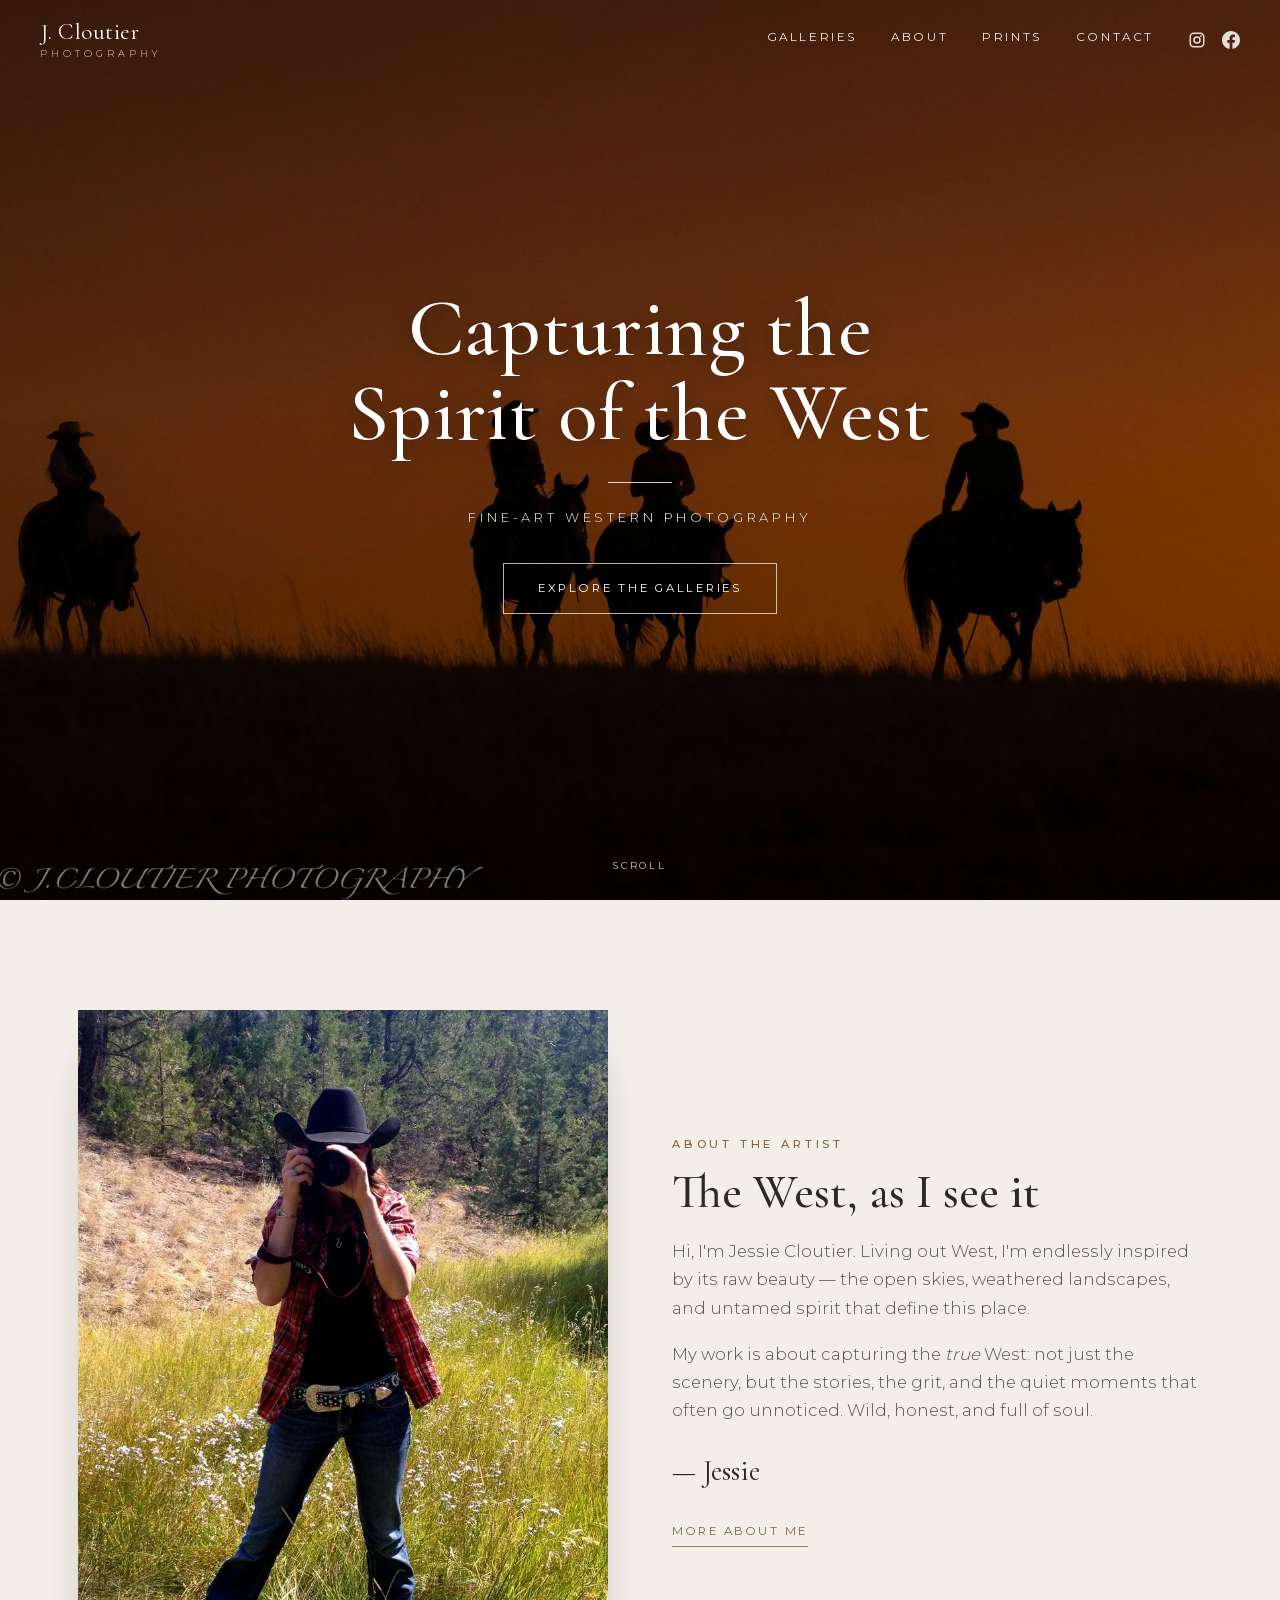
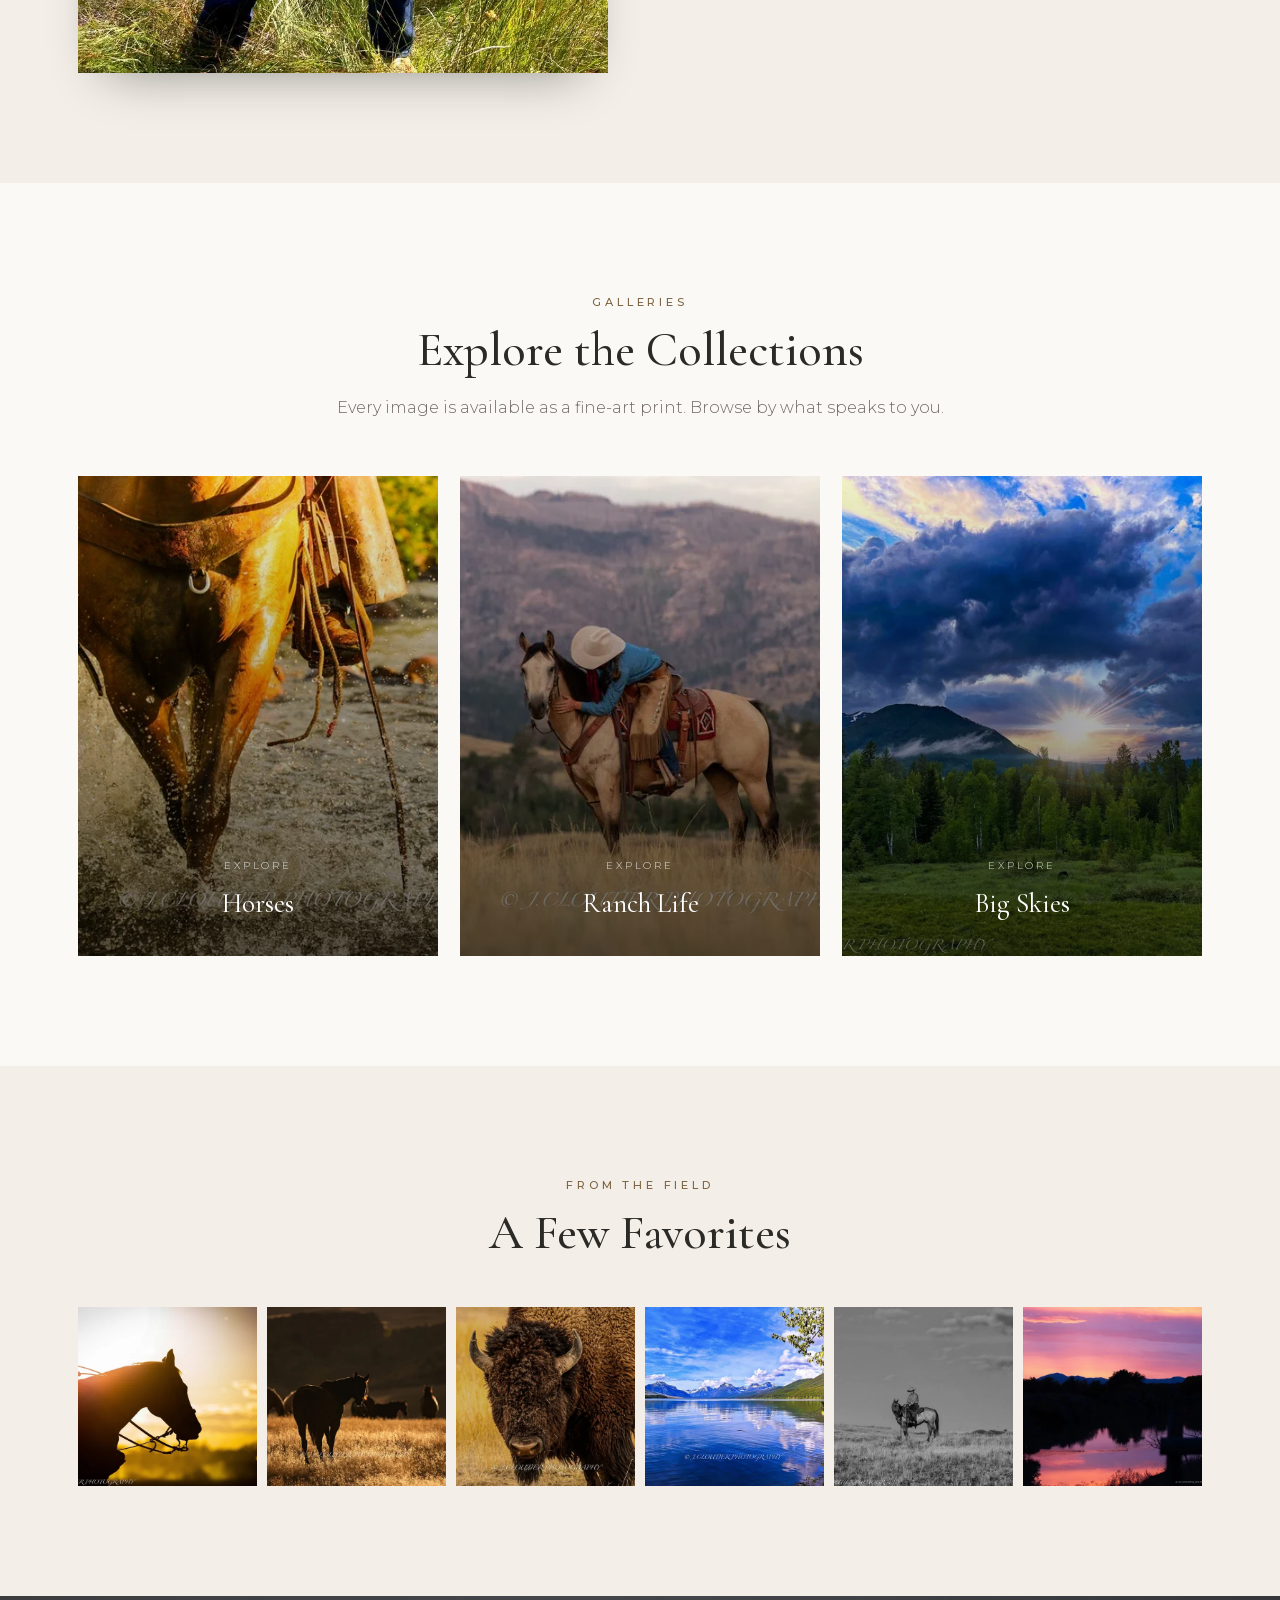
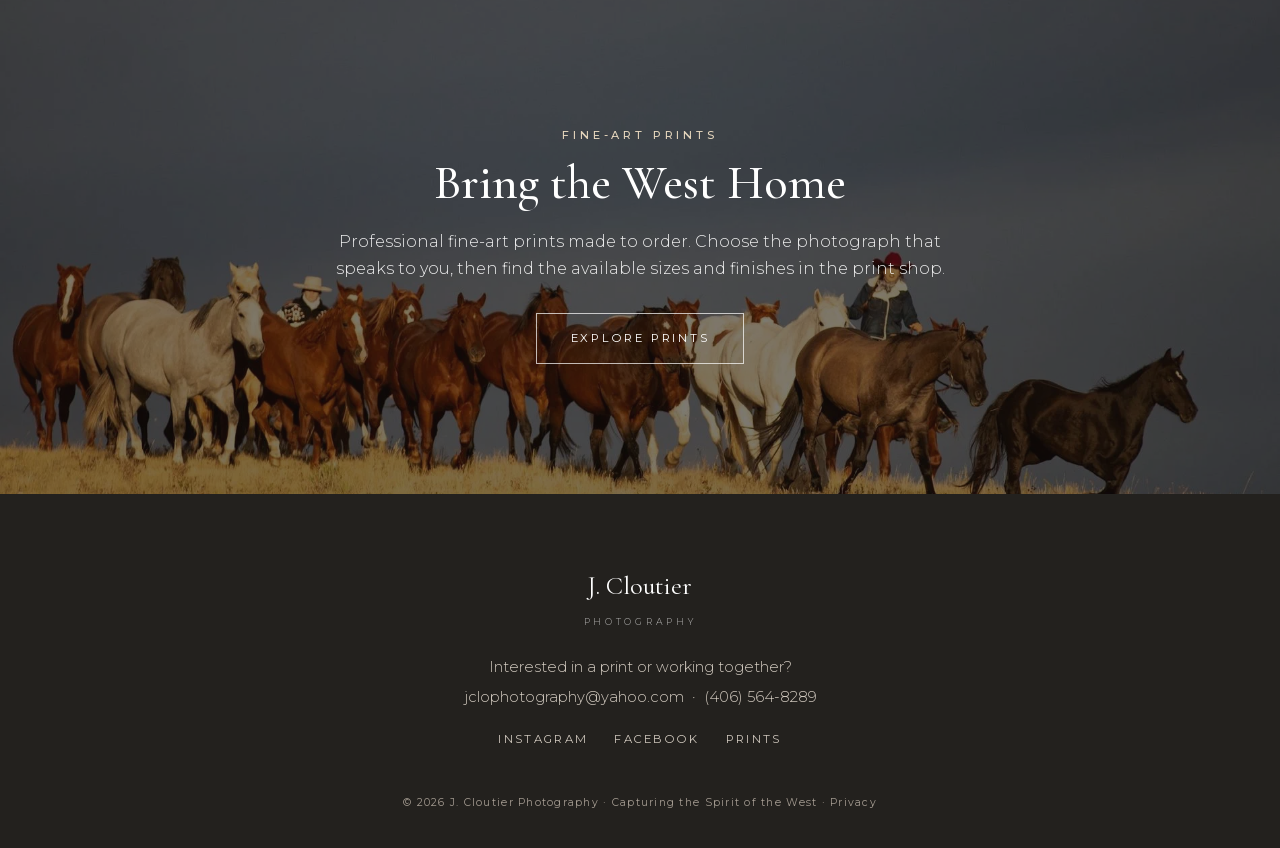
<file: index.html>
<!DOCTYPE html>
<html lang="en">
<head>
<meta charset="UTF-8" />
<meta name="viewport" content="width=device-width, initial-scale=1.0" />
<title>J. Cloutier Photography — Capturing the Spirit of the West</title>
<meta name="description" content="Authentic Western photography by Jessie Cloutier — horses, cowboys, big skies, and wild landscapes. Fine-art prints available." />
<link rel="canonical" href="https://jcloutierphotography.com/" />
<meta property="og:type" content="website" />
<meta property="og:title" content="J. Cloutier Photography — Capturing the Spirit of the West" />
<meta property="og:description" content="Authentic Western photography by Jessie Cloutier. Explore horses, ranch life, wildlife, and wild landscapes." />
<meta property="og:url" content="https://jcloutierphotography.com/" />
<meta property="og:image" content="https://jcloutierphotography.com/asset-hero.jpg" />
<meta name="twitter:card" content="summary_large_image" />
<meta name="theme-color" content="#2c2a27" />
<link rel="icon" href="favicon.svg" type="image/svg+xml" />
<link rel="preload" href="fonts/cormorant-garamond-latin.woff2" as="font" type="font/woff2" crossorigin />
<link rel="preload" href="fonts/montserrat-latin.woff2" as="font" type="font/woff2" crossorigin />
<link rel="stylesheet" href="style.css?v=5" />
<script type="application/ld+json">
{"@context":"https://schema.org","@type":"Person","name":"Jessie Cloutier","url":"https://jcloutierphotography.com/","jobTitle":"Western Photographer","email":"mailto:jclophotography@yahoo.com","telephone":"+1-406-564-8289","sameAs":["https://www.instagram.com/j.cloutierphotography/","https://www.facebook.com/share/19r7W5c7UH/"]}
</script>
</head>
<body>

<a class="skip-link" href="#main">Skip to content</a>

<header id="site-header">
  <a href="index.html" class="brand">J. Cloutier<small>Photography</small></a>
  <button class="nav-toggle" id="navToggle" aria-label="Open menu" aria-expanded="false" aria-controls="nav"><span></span><span></span><span></span></button>
  <nav id="nav" aria-label="Primary navigation">
    <a href="gallery.html">Galleries</a>
    <a href="about.html">About</a>
    <a href="prints.html">Prints</a>
    <a href="contact.html">Contact</a>
    <span class="nav-social">
      <a href="https://www.instagram.com/j.cloutierphotography/" target="_blank" rel="noopener" aria-label="Instagram"><svg viewBox="0 0 24 24" aria-hidden="true"><path d="M7.8 2h8.4C19.4 2 22 4.6 22 7.8v8.4a5.8 5.8 0 0 1-5.8 5.8H7.8C4.6 22 2 19.4 2 16.2V7.8A5.8 5.8 0 0 1 7.8 2m-.2 2A3.6 3.6 0 0 0 4 7.6v8.8C4 18.39 5.61 20 7.6 20h8.8a3.6 3.6 0 0 0 3.6-3.6V7.6C20 5.61 18.39 4 16.4 4H7.6m9.65 1.5a1.25 1.25 0 0 1 1.25 1.25A1.25 1.25 0 0 1 17.25 8 1.25 1.25 0 0 1 16 6.75a1.25 1.25 0 0 1 1.25-1.25M12 7a5 5 0 0 1 5 5 5 5 0 0 1-5 5 5 5 0 0 1-5-5 5 5 0 0 1 5-5m0 2a3 3 0 0 0-3 3 3 3 0 0 0 3 3 3 3 0 0 0 3-3 3 3 0 0 0-3-3z"/></svg></a>
      <a href="https://www.facebook.com/share/19r7W5c7UH/" target="_blank" rel="noopener" aria-label="Facebook"><svg viewBox="0 0 24 24" aria-hidden="true"><path d="M24 12.07C24 5.4 18.63 0 12 0S0 5.4 0 12.07C0 18.1 4.39 23.1 10.13 24v-8.44H7.08v-3.49h3.05V9.41c0-3.02 1.79-4.69 4.53-4.69 1.31 0 2.68.24 2.68.24v2.97h-1.51c-1.49 0-1.95.93-1.95 1.88v2.26h3.32l-.53 3.49h-2.79V24C19.61 23.1 24 18.1 24 12.07z"/></svg></a>
    </span>
  </nav>
</header>

<!-- HERO -->
<main id="main">
<section class="hero" id="top">
  <img src="asset-hero.jpg" alt="Riders on horseback silhouetted against a glowing Western sunset" fetchpriority="high" />
  <div class="hero-inner">
    <h1>Capturing the<br>Spirit of the West</h1>
    <div class="rule"></div>
    <p>Fine-Art Western Photography</p>
    <a href="gallery.html" class="cta">Explore the Galleries</a>
  </div>
  <div class="scroll-hint">Scroll</div>
</section>

<!-- ABOUT -->
<section class="about" id="about">
  <div class="wrap about-grid">
    <div class="about-photo">
      <img src="asset-about.webp" alt="Jessie Cloutier photographing outdoors in a cowboy hat" loading="lazy" decoding="async" />
    </div>
    <div class="about-text">
      <div class="eyebrow">About the Artist</div>
      <h2 class="sec-title">The West, as I see it</h2>
      <p>Hi, I'm Jessie Cloutier. Living out West, I'm endlessly inspired by its raw beauty — the open skies, weathered landscapes, and untamed spirit that define this place.</p>
      <p>My work is about capturing the <em>true</em> West: not just the scenery, but the stories, the grit, and the quiet moments that often go unnoticed. Wild, honest, and full of soul.</p>
      <div class="sig">— Jessie</div>
      <a href="about.html" class="btn-text">More about me</a>
    </div>
  </div>
</section>

<!-- COLLECTIONS -->
<section id="collections">
  <div class="wrap center">
    <div class="eyebrow">Galleries</div>
    <h2 class="sec-title">Explore the Collections</h2>
    <p class="lead">Every image is available as a fine-art print. Browse by what speaks to you.</p>
    <div class="tiles">
      <a class="tile" href="gallery.html#horses">
        <img src="asset-tile-horses.webp" alt="Horse crossing water" loading="lazy" decoding="async" />
        <div class="tile-label"><small>Explore</small><span>Horses</span></div>
      </a>
      <a class="tile" href="gallery.html#ranch">
        <img src="asset-tile-ranch.webp" alt="Cowboy on horseback in the mountains" loading="lazy" decoding="async" />
        <div class="tile-label"><small>Explore</small><span>Ranch Life</span></div>
      </a>
      <a class="tile" href="gallery.html#skies">
        <img src="asset-tile-landscapes.webp" alt="Mountain landscape at dusk" loading="lazy" decoding="async" />
        <div class="tile-label"><small>Explore</small><span>Big Skies</span></div>
      </a>
    </div>
  </div>
</section>

<!-- FEATURED STRIP -->
<section class="featured">
  <div class="wrap center">
    <div class="eyebrow">From the Field</div>
    <h2 class="sec-title">A Few Favorites</h2>
    <div class="strip">
      <a href="gallery.html?image=Sunset%20Silhouette" aria-label="View Sunset Silhouette"><img src="asset-feat-1.webp" alt="Horse at sunrise" loading="lazy" decoding="async" /></a>
      <a href="gallery.html?image=Golden%20Run" aria-label="View Golden Run"><img src="asset-feat-2.webp" alt="Horses in a golden field" loading="lazy" decoding="async" /></a>
      <a href="gallery.html?image=Bison%20Portrait" aria-label="View Bison Portrait"><img src="asset-feat-bison.webp" alt="Bison on the plains" loading="lazy" decoding="async" /></a>
      <a href="gallery.html?image=Still%20Water" aria-label="View Still Water"><img src="asset-feat-4.webp" alt="Mountain lake" loading="lazy" decoding="async" /></a>
      <a href="gallery.html?image=Rider%20Under%20the%20Moon" aria-label="View Rider Under the Moon"><img src="asset-feat-5.webp" alt="Black-and-white horse and rider" loading="lazy" decoding="async" /></a>
      <a href="gallery.html?image=Painted%20Evening" aria-label="View Painted Evening"><img src="asset-feat-6.webp" alt="Pink Western sunset" loading="lazy" decoding="async" /></a>
    </div>
  </div>
</section>

<!-- PRINTS CTA -->
<section class="prints" id="prints">
  <img src="asset-hero-alt.webp" alt="Herd of horses running at golden hour" />
  <div class="wrap">
    <div class="eyebrow" style="color:#e6d6bd;">Fine-Art Prints</div>
    <h2 class="sec-title">Bring the West Home</h2>
    <p class="lead">Professional fine-art prints made to order. Choose the photograph that speaks to you, then find the available sizes and finishes in the print shop.</p>
    <a href="prints.html" class="cta btn-light" style="margin-top:30px;">Explore Prints</a>
  </div>
</section>
</main>

<!-- CONTACT / FOOTER -->
<footer id="contact">
  <div class="wrap">
    <div class="fbrand">J. Cloutier<small>Photography</small></div>
    <div class="contact">
      Interested in a print or working together?<br>
      <a href="mailto:jclophotography@yahoo.com">jclophotography@yahoo.com</a> &nbsp;·&nbsp; (406) 564-8289
    </div>
    <div class="social">
      <a href="https://www.instagram.com/j.cloutierphotography/" target="_blank" rel="noopener">Instagram</a>
      <a href="https://www.facebook.com/share/19r7W5c7UH/" target="_blank" rel="noopener">Facebook</a>
      <a href="prints.html">Prints</a>
    </div>
    <div class="fine">© <span id="yr"></span> J. Cloutier Photography · Capturing the Spirit of the West · <a href="privacy.html">Privacy</a></div>
  </div>
</footer>

<script src="site.js?v=3" defer></script>
</body>
</html>
</file>
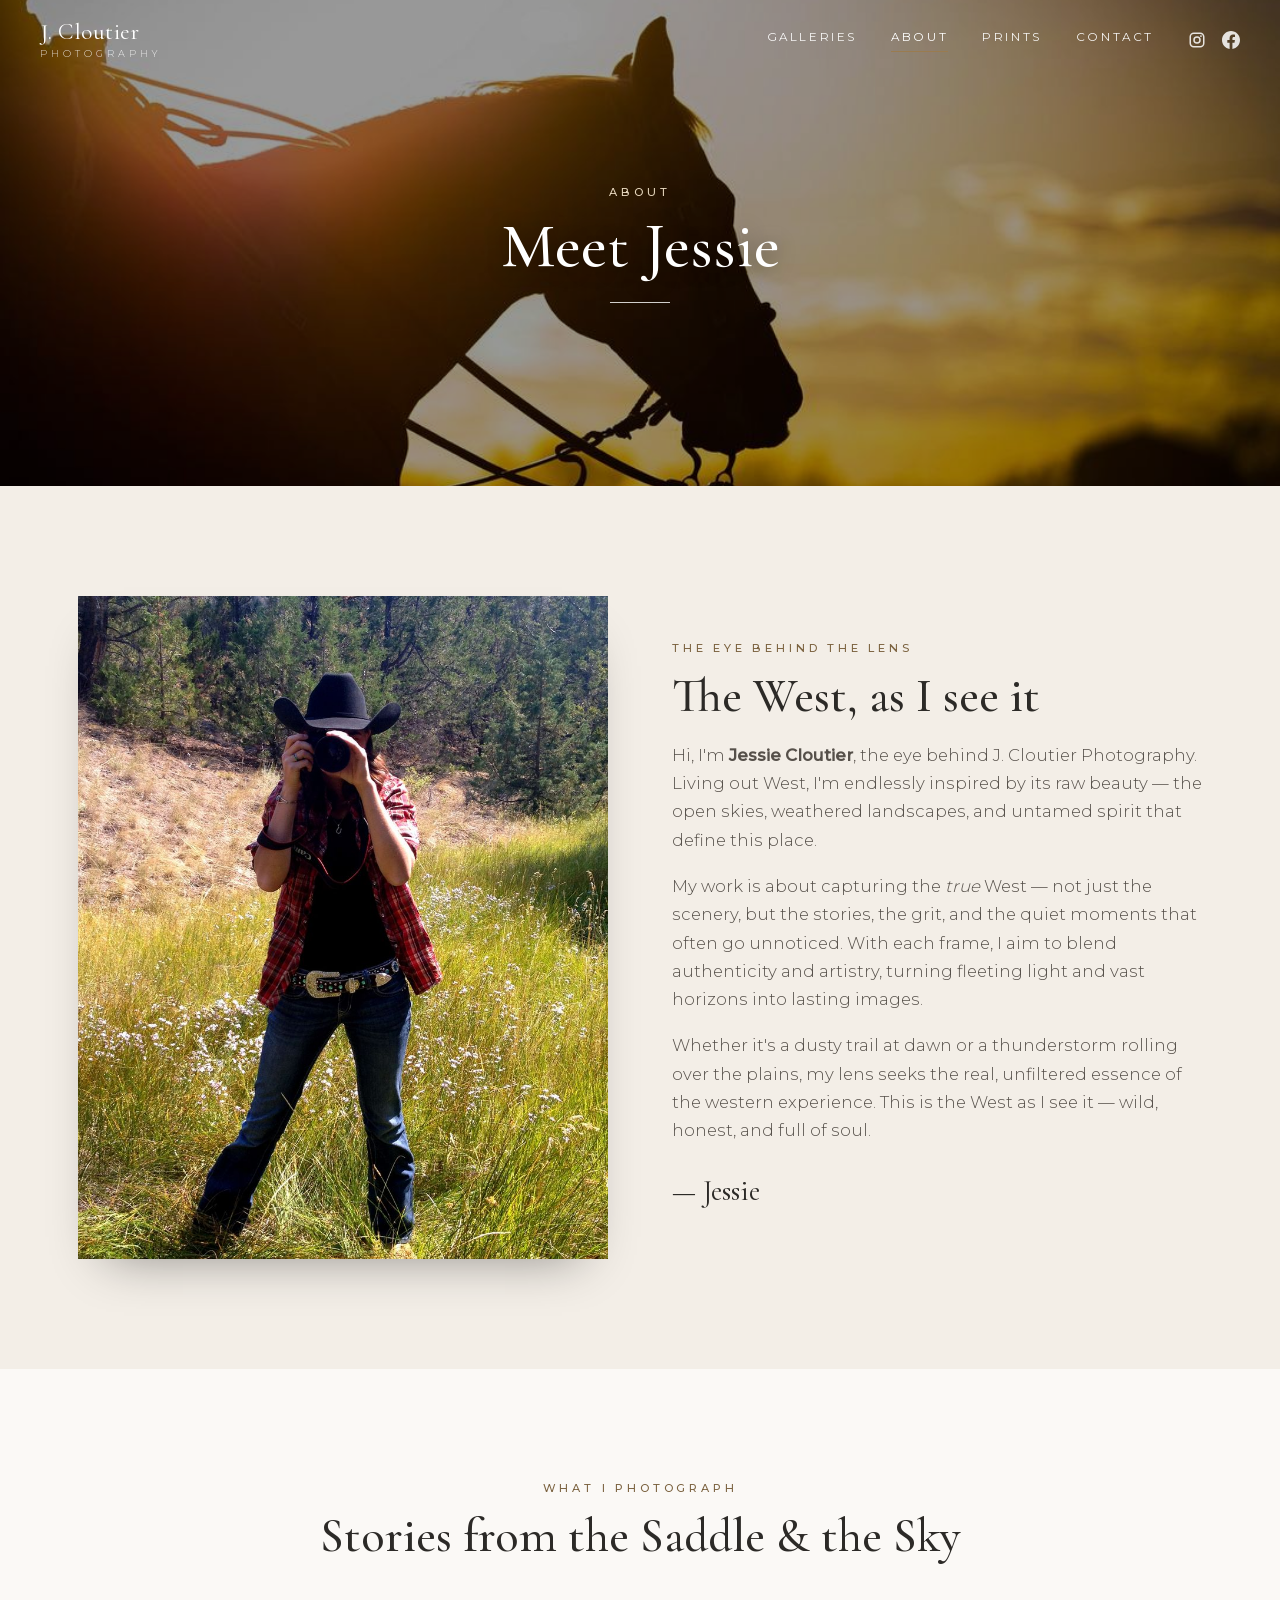
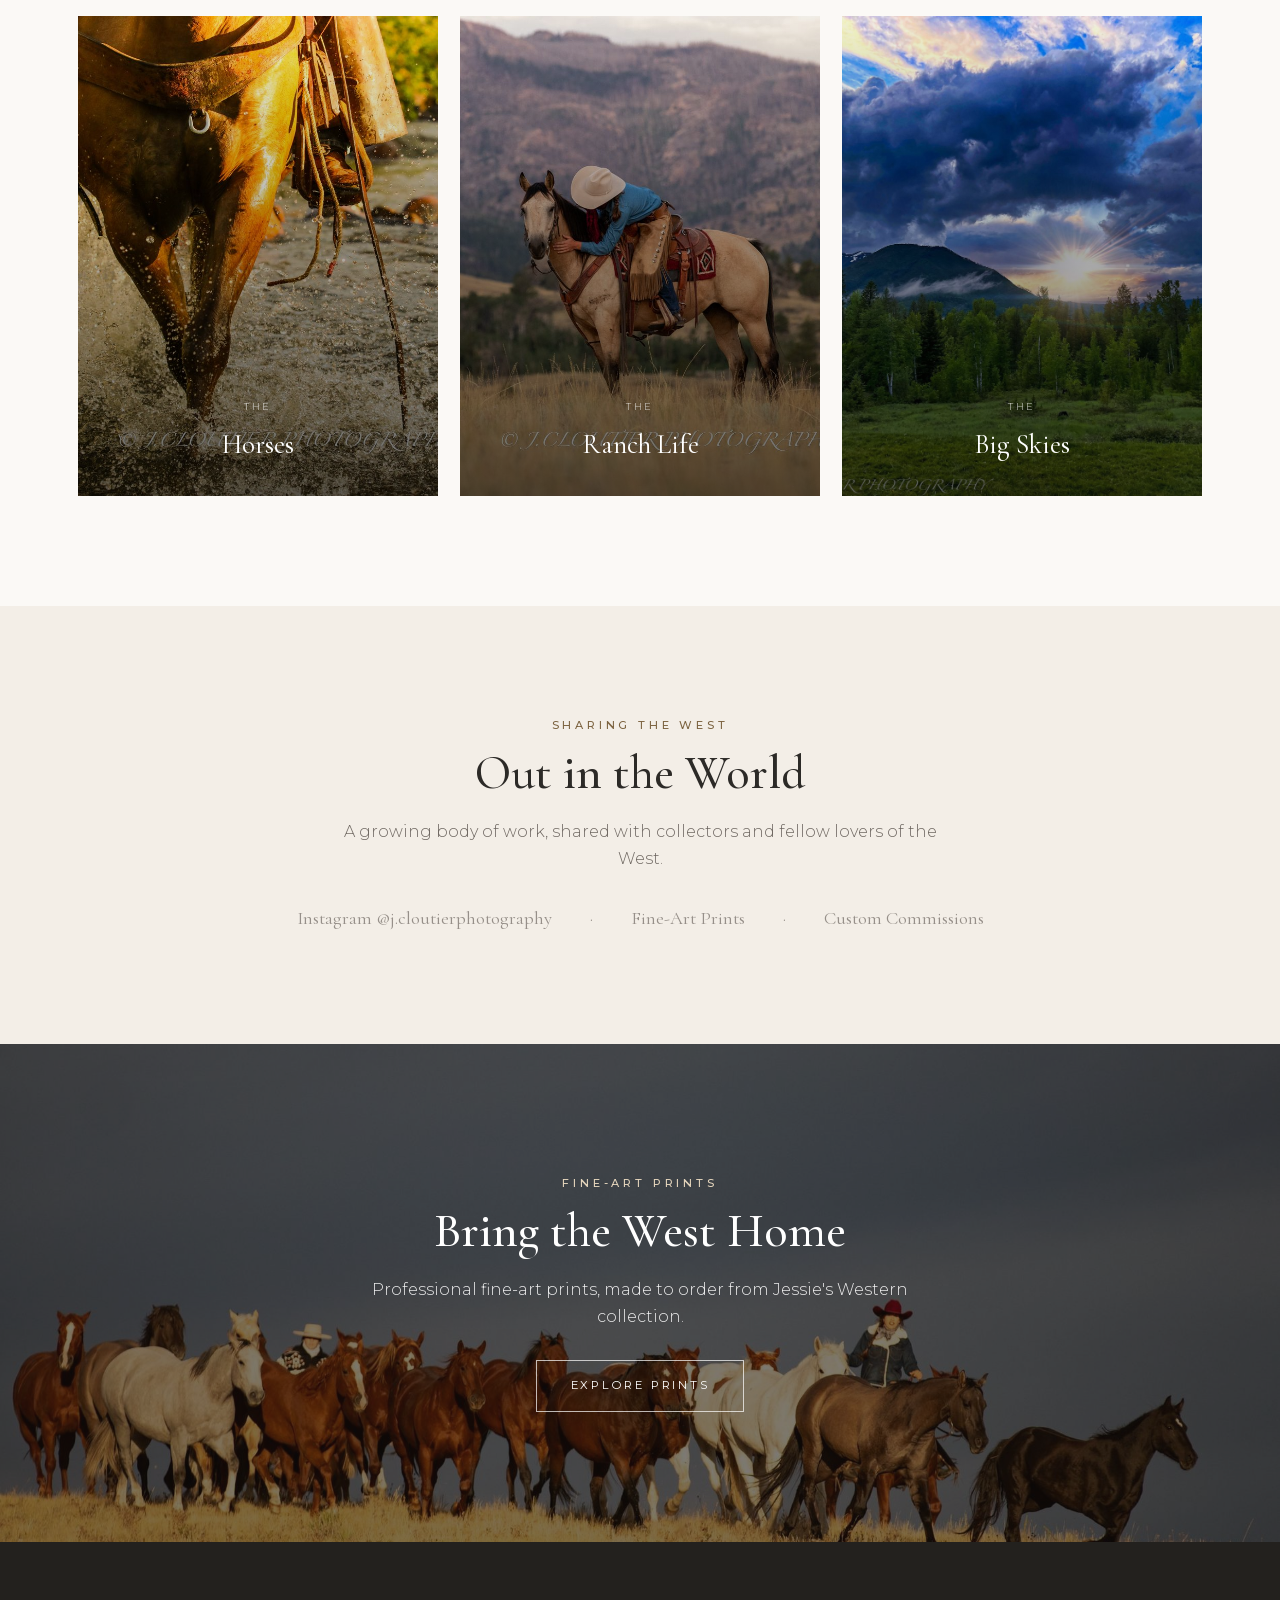
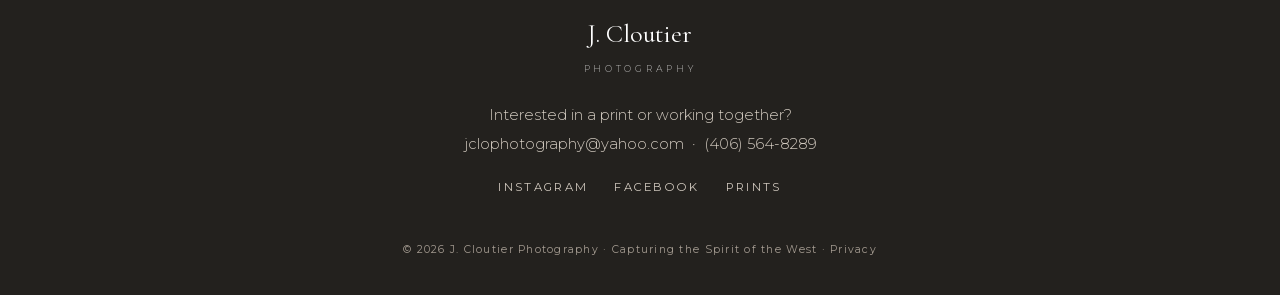
<file: about.html>
<!DOCTYPE html>
<html lang="en">
<head>
<meta charset="UTF-8" />
<meta name="viewport" content="width=device-width, initial-scale=1.0" />
<title>About — J. Cloutier Photography</title>
<meta name="description" content="Meet Jessie Cloutier — Western photographer capturing the horses, cowboys, big skies, and wild landscapes of the American West." />
<link rel="canonical" href="https://jcloutierphotography.com/about.html" />
<meta property="og:type" content="profile" />
<meta property="og:title" content="Meet Jessie — J. Cloutier Photography" />
<meta property="og:description" content="Meet Western photographer Jessie Cloutier and the eye behind J. Cloutier Photography." />
<meta property="og:url" content="https://jcloutierphotography.com/about.html" />
<meta property="og:image" content="https://jcloutierphotography.com/asset-about.jpg" />
<meta name="twitter:card" content="summary_large_image" />
<meta name="theme-color" content="#2c2a27" />
<link rel="icon" href="favicon.svg" type="image/svg+xml" />
<link rel="preload" href="fonts/cormorant-garamond-latin.woff2" as="font" type="font/woff2" crossorigin />
<link rel="preload" href="fonts/montserrat-latin.woff2" as="font" type="font/woff2" crossorigin />
<link rel="stylesheet" href="style.css?v=5" />
</head>
<body>

<a class="skip-link" href="#main">Skip to content</a>

<header id="site-header">
  <a href="index.html" class="brand">J. Cloutier<small>Photography</small></a>
  <button class="nav-toggle" id="navToggle" aria-label="Open menu" aria-expanded="false" aria-controls="nav"><span></span><span></span><span></span></button>
  <nav id="nav" aria-label="Primary navigation">
    <a href="gallery.html">Galleries</a>
    <a href="about.html" class="active" aria-current="page">About</a>
    <a href="prints.html">Prints</a>
    <a href="contact.html">Contact</a>
    <span class="nav-social">
      <a href="https://www.instagram.com/j.cloutierphotography/" target="_blank" rel="noopener" aria-label="Instagram"><svg viewBox="0 0 24 24" aria-hidden="true"><path d="M7.8 2h8.4C19.4 2 22 4.6 22 7.8v8.4a5.8 5.8 0 0 1-5.8 5.8H7.8C4.6 22 2 19.4 2 16.2V7.8A5.8 5.8 0 0 1 7.8 2m-.2 2A3.6 3.6 0 0 0 4 7.6v8.8C4 18.39 5.61 20 7.6 20h8.8a3.6 3.6 0 0 0 3.6-3.6V7.6C20 5.61 18.39 4 16.4 4H7.6m9.65 1.5a1.25 1.25 0 0 1 1.25 1.25A1.25 1.25 0 0 1 17.25 8 1.25 1.25 0 0 1 16 6.75a1.25 1.25 0 0 1 1.25-1.25M12 7a5 5 0 0 1 5 5 5 5 0 0 1-5 5 5 5 0 0 1-5-5 5 5 0 0 1 5-5m0 2a3 3 0 0 0-3 3 3 3 0 0 0 3 3 3 3 0 0 0 3-3 3 3 0 0 0-3-3z"/></svg></a>
      <a href="https://www.facebook.com/share/19r7W5c7UH/" target="_blank" rel="noopener" aria-label="Facebook"><svg viewBox="0 0 24 24" aria-hidden="true"><path d="M24 12.07C24 5.4 18.63 0 12 0S0 5.4 0 12.07C0 18.1 4.39 23.1 10.13 24v-8.44H7.08v-3.49h3.05V9.41c0-3.02 1.79-4.69 4.53-4.69 1.31 0 2.68.24 2.68.24v2.97h-1.51c-1.49 0-1.95.93-1.95 1.88v2.26h3.32l-.53 3.49h-2.79V24C19.61 23.1 24 18.1 24 12.07z"/></svg></a>
    </span>
  </nav>
</header>

<main id="main">
<!-- BANNER -->
<section class="banner">
  <img src="img-img-8213-2.jpg" alt="Horse silhouetted against a sunrise" fetchpriority="high" />
  <div>
    <div class="eyebrow">About</div>
    <h1>Meet Jessie</h1>
    <div class="rule"></div>
  </div>
</section>

<!-- STORY -->
<section class="about">
  <div class="wrap about-grid">
    <div class="about-photo">
      <img src="asset-about.jpg" alt="Jessie Cloutier photographing outdoors in a cowboy hat" loading="lazy" decoding="async" />
    </div>
    <div class="about-text">
      <div class="eyebrow">The Eye Behind the Lens</div>
      <h2 class="sec-title">The West, as I see it</h2>
      <p>Hi, I'm <strong>Jessie Cloutier</strong>, the eye behind J. Cloutier Photography. Living out West, I'm endlessly inspired by its raw beauty — the open skies, weathered landscapes, and untamed spirit that define this place.</p>
      <p>My work is about capturing the <em>true</em> West — not just the scenery, but the stories, the grit, and the quiet moments that often go unnoticed. With each frame, I aim to blend authenticity and artistry, turning fleeting light and vast horizons into lasting images.</p>
      <p>Whether it's a dusty trail at dawn or a thunderstorm rolling over the plains, my lens seeks the real, unfiltered essence of the western experience. This is the West as I see it — wild, honest, and full of soul.</p>
      <div class="sig">— Jessie</div>
    </div>
  </div>
</section>

<!-- VALUES / WHAT I SHOOT -->
<section class="center">
  <div class="wrap">
    <div class="eyebrow">What I Photograph</div>
    <h2 class="sec-title">Stories from the Saddle &amp; the Sky</h2>
    <div class="tiles">
      <a class="tile" href="gallery.html#horses">
        <img src="asset-tile-horses.jpg" alt="Horses" />
        <div class="tile-label"><small>The</small><span>Horses</span></div>
      </a>
      <a class="tile" href="gallery.html#ranch">
        <img src="asset-tile-ranch.jpg" alt="Ranch life" />
        <div class="tile-label"><small>The</small><span>Ranch Life</span></div>
      </a>
      <a class="tile" href="gallery.html#skies">
        <img src="asset-tile-landscapes.jpg" alt="Big skies" />
        <div class="tile-label"><small>The</small><span>Big Skies</span></div>
      </a>
    </div>
  </div>
</section>

<!-- COMMUNITY -->
<section class="featured seenin">
  <div class="wrap">
    <div class="eyebrow">Sharing the West</div>
    <h2 class="sec-title">Out in the World</h2>
    <p class="lead">A growing body of work, shared with collectors and fellow lovers of the West.</p>
    <div class="logos">
      <span>Instagram&nbsp;@j.cloutierphotography</span>
      <span>·</span>
      <span>Fine-Art Prints</span>
      <span>·</span>
      <span>Custom Commissions</span>
    </div>
  </div>
</section>

<!-- PRINTS CTA -->
<section class="prints">
  <img src="asset-hero-alt.jpg" alt="Herd of horses running at golden hour" />
  <div class="wrap">
    <div class="eyebrow" style="color:#e6d6bd;">Fine-Art Prints</div>
    <h2 class="sec-title">Bring the West Home</h2>
    <p class="lead">Professional fine-art prints, made to order from Jessie's Western collection.</p>
    <a href="prints.html" class="cta btn-light" style="margin-top:30px;">Explore Prints</a>
  </div>
</section>
</main>

<footer>
  <div class="wrap">
    <div class="fbrand">J. Cloutier<small>Photography</small></div>
    <div class="contact">
      Interested in a print or working together?<br>
      <a href="mailto:jclophotography@yahoo.com">jclophotography@yahoo.com</a> &nbsp;·&nbsp; (406) 564-8289
    </div>
    <div class="social">
      <a href="https://www.instagram.com/j.cloutierphotography/" target="_blank" rel="noopener">Instagram</a>
      <a href="https://www.facebook.com/share/19r7W5c7UH/" target="_blank" rel="noopener">Facebook</a>
      <a href="prints.html">Prints</a>
    </div>
    <div class="fine">© <span id="yr"></span> J. Cloutier Photography · Capturing the Spirit of the West · <a href="privacy.html">Privacy</a></div>
  </div>
</footer>

<script src="site.js?v=3" defer></script>
</body>
</html>
</file>
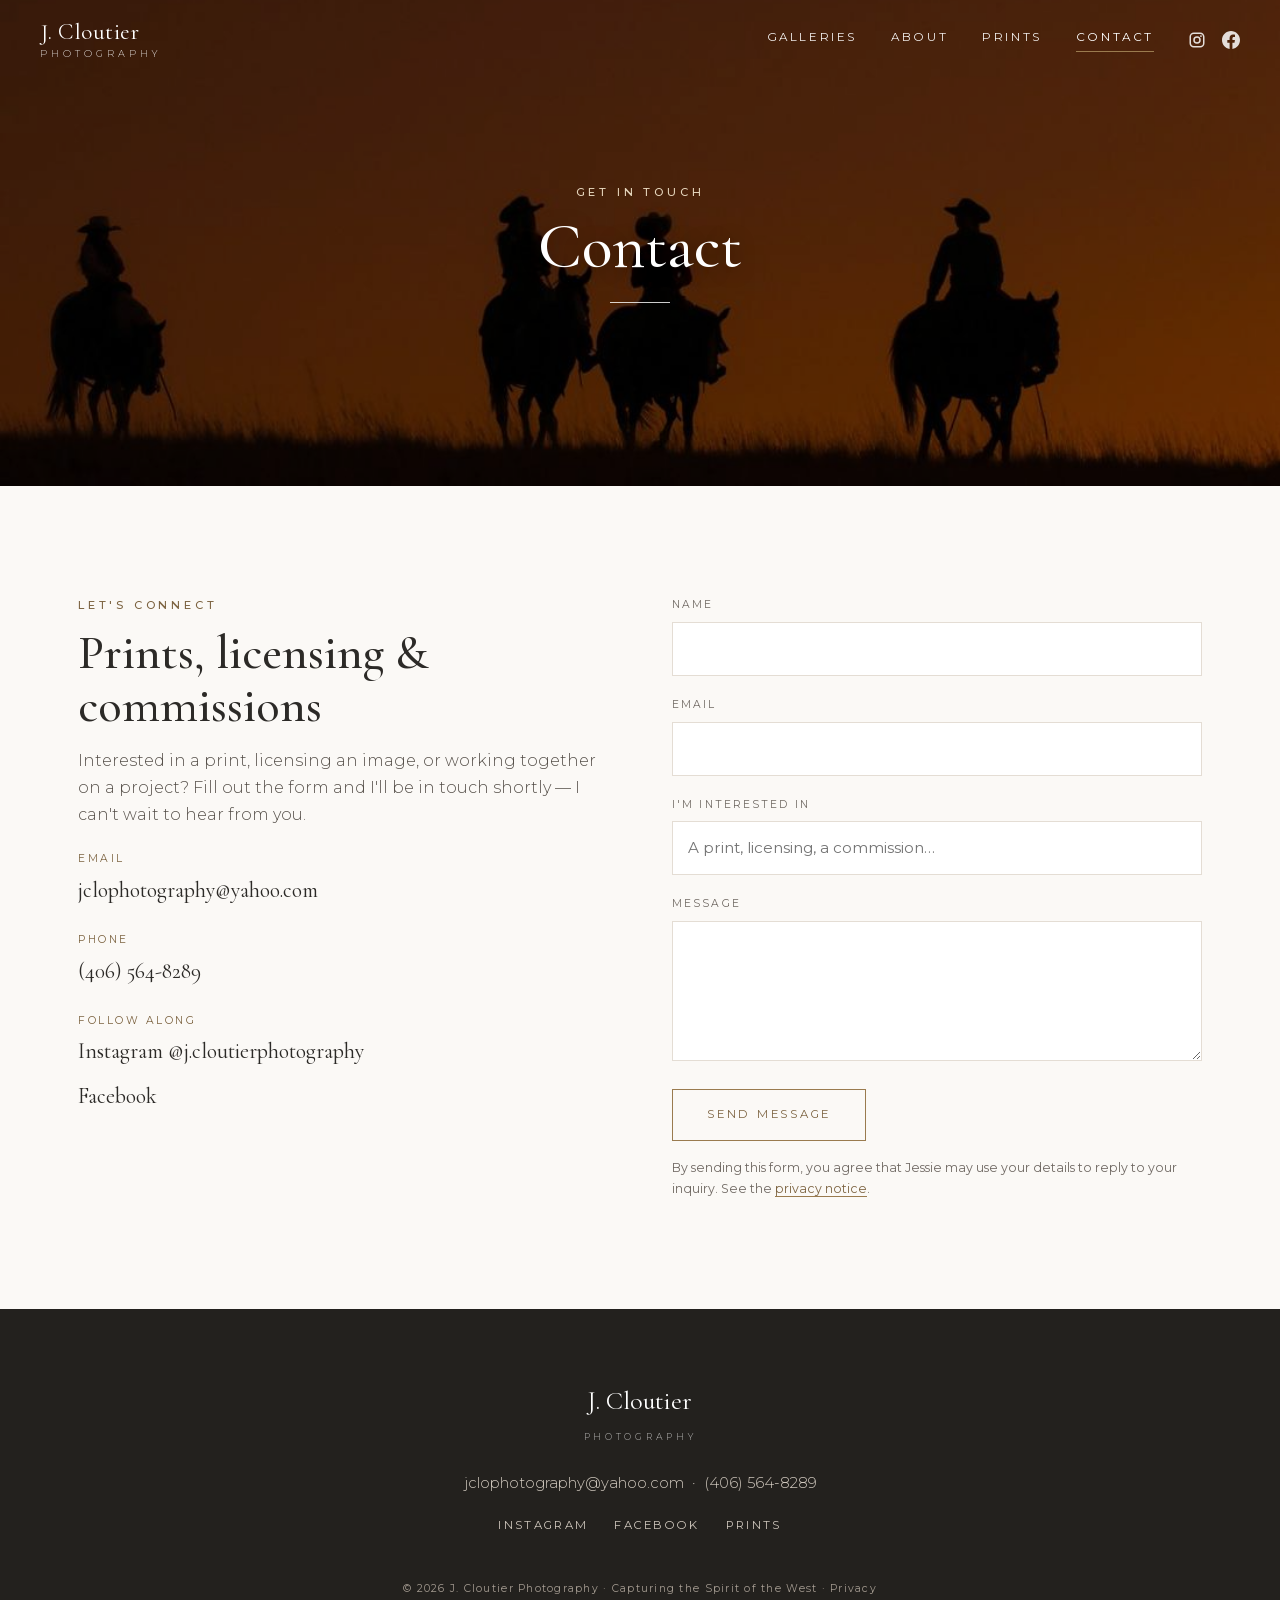
<file: contact.html>
<!DOCTYPE html>
<html lang="en">
<head>
<meta charset="UTF-8" />
<meta name="viewport" content="width=device-width, initial-scale=1.0" />
<title>Contact — J. Cloutier Photography</title>
<meta name="description" content="Get in touch with Jessie Cloutier about fine-art Western prints, licensing, or custom photography." />
<link rel="canonical" href="https://jcloutierphotography.com/contact.html" />
<meta property="og:type" content="website" />
<meta property="og:title" content="Contact Jessie — J. Cloutier Photography" />
<meta property="og:description" content="Ask Jessie Cloutier about fine-art prints, image licensing, or photography commissions." />
<meta property="og:url" content="https://jcloutierphotography.com/contact.html" />
<meta property="og:image" content="https://jcloutierphotography.com/img-img-5101.jpg" />
<meta name="twitter:card" content="summary_large_image" />
<meta name="theme-color" content="#2c2a27" />
<link rel="icon" href="favicon.svg" type="image/svg+xml" />
<link rel="preload" href="fonts/cormorant-garamond-latin.woff2" as="font" type="font/woff2" crossorigin />
<link rel="preload" href="fonts/montserrat-latin.woff2" as="font" type="font/woff2" crossorigin />
<link rel="stylesheet" href="style.css?v=5" />
</head>
<body>

<a class="skip-link" href="#main">Skip to content</a>

<header id="site-header">
  <a href="index.html" class="brand">J. Cloutier<small>Photography</small></a>
  <button class="nav-toggle" id="navToggle" aria-label="Open menu" aria-expanded="false" aria-controls="nav"><span></span><span></span><span></span></button>
  <nav id="nav" aria-label="Primary navigation">
    <a href="gallery.html">Galleries</a>
    <a href="about.html">About</a>
    <a href="prints.html">Prints</a>
    <a href="contact.html" class="active" aria-current="page">Contact</a>
    <span class="nav-social">
      <a href="https://www.instagram.com/j.cloutierphotography/" target="_blank" rel="noopener" aria-label="Instagram"><svg viewBox="0 0 24 24" aria-hidden="true"><path d="M7.8 2h8.4C19.4 2 22 4.6 22 7.8v8.4a5.8 5.8 0 0 1-5.8 5.8H7.8C4.6 22 2 19.4 2 16.2V7.8A5.8 5.8 0 0 1 7.8 2m-.2 2A3.6 3.6 0 0 0 4 7.6v8.8C4 18.39 5.61 20 7.6 20h8.8a3.6 3.6 0 0 0 3.6-3.6V7.6C20 5.61 18.39 4 16.4 4H7.6m9.65 1.5a1.25 1.25 0 0 1 1.25 1.25A1.25 1.25 0 0 1 17.25 8 1.25 1.25 0 0 1 16 6.75a1.25 1.25 0 0 1 1.25-1.25M12 7a5 5 0 0 1 5 5 5 5 0 0 1-5 5 5 5 0 0 1-5-5 5 5 0 0 1 5-5m0 2a3 3 0 0 0-3 3 3 3 0 0 0 3 3 3 3 0 0 0 3-3 3 3 0 0 0-3-3z"/></svg></a>
      <a href="https://www.facebook.com/share/19r7W5c7UH/" target="_blank" rel="noopener" aria-label="Facebook"><svg viewBox="0 0 24 24" aria-hidden="true"><path d="M24 12.07C24 5.4 18.63 0 12 0S0 5.4 0 12.07C0 18.1 4.39 23.1 10.13 24v-8.44H7.08v-3.49h3.05V9.41c0-3.02 1.79-4.69 4.53-4.69 1.31 0 2.68.24 2.68.24v2.97h-1.51c-1.49 0-1.95.93-1.95 1.88v2.26h3.32l-.53 3.49h-2.79V24C19.61 23.1 24 18.1 24 12.07z"/></svg></a>
    </span>
  </nav>
</header>

<main id="main">
<!-- BANNER -->
<section class="banner">
  <img src="img-img-5101.jpg" alt="Riders on horseback at sunset" fetchpriority="high" />
  <div>
    <div class="eyebrow">Get in Touch</div>
    <h1>Contact</h1>
    <div class="rule"></div>
  </div>
</section>

<!-- CONTACT -->
<section>
  <div class="wrap contact-grid">
    <div class="contact-info">
      <div class="eyebrow">Let's Connect</div>
      <h2 class="sec-title">Prints, licensing &amp; commissions</h2>
      <p>Interested in a print, licensing an image, or working together on a project? Fill out the form and I'll be in touch shortly — I can't wait to hear from you.</p>

      <div class="line">
        <div class="label">Email</div>
        <div class="val"><a href="mailto:jclophotography@yahoo.com">jclophotography@yahoo.com</a></div>
      </div>
      <div class="line">
        <div class="label">Phone</div>
        <div class="val"><a href="tel:+14065648289">(406) 564-8289</a></div>
      </div>
      <div class="line">
        <div class="label">Follow Along</div>
        <div class="val"><a href="https://www.instagram.com/j.cloutierphotography/" target="_blank" rel="noopener">Instagram @j.cloutierphotography</a></div>
        <div class="val" style="margin-top:8px;"><a href="https://www.facebook.com/share/19r7W5c7UH/" target="_blank" rel="noopener">Facebook</a></div>
      </div>
    </div>

    <div>
      <form action="https://formsubmit.co/jclophotography@yahoo.com" method="post">
        <input type="hidden" name="_subject" value="New J. Cloutier Photography inquiry" />
        <input type="hidden" name="_next" value="https://jcloutierphotography.com/thanks.html" />
        <input type="hidden" name="_template" value="table" />
        <div class="honeypot" aria-hidden="true">
          <label for="company">Leave this field empty</label>
          <input type="text" id="company" name="_honey" tabindex="-1" autocomplete="off" />
        </div>
        <div class="field">
          <label for="name">Name</label>
          <input type="text" id="name" name="Name" autocomplete="name" required />
        </div>
        <div class="field">
          <label for="email">Email</label>
          <input type="email" id="email" name="Email" autocomplete="email" required />
        </div>
        <div class="field">
          <label for="interest">I'm interested in</label>
          <input type="text" id="interest" name="Interest" placeholder="A print, licensing, a commission…" />
        </div>
        <div class="field">
          <label for="message">Message</label>
          <textarea id="message" name="Message" required></textarea>
        </div>
        <button type="submit" class="btn">Send Message</button>
        <p class="small-note">By sending this form, you agree that Jessie may use your details to reply to your inquiry. See the <a class="inline-link" href="privacy.html">privacy notice</a>.</p>
      </form>
    </div>
  </div>
</section>
</main>

<footer>
  <div class="wrap">
    <div class="fbrand">J. Cloutier<small>Photography</small></div>
    <div class="contact">
      <a href="mailto:jclophotography@yahoo.com">jclophotography@yahoo.com</a> &nbsp;·&nbsp; (406) 564-8289
    </div>
    <div class="social">
      <a href="https://www.instagram.com/j.cloutierphotography/" target="_blank" rel="noopener">Instagram</a>
      <a href="https://www.facebook.com/share/19r7W5c7UH/" target="_blank" rel="noopener">Facebook</a>
      <a href="prints.html">Prints</a>
    </div>
    <div class="fine">© <span id="yr"></span> J. Cloutier Photography · Capturing the Spirit of the West · <a href="privacy.html">Privacy</a></div>
  </div>
</footer>

<script src="site.js?v=3" defer></script>
</body>
</html>
</file>
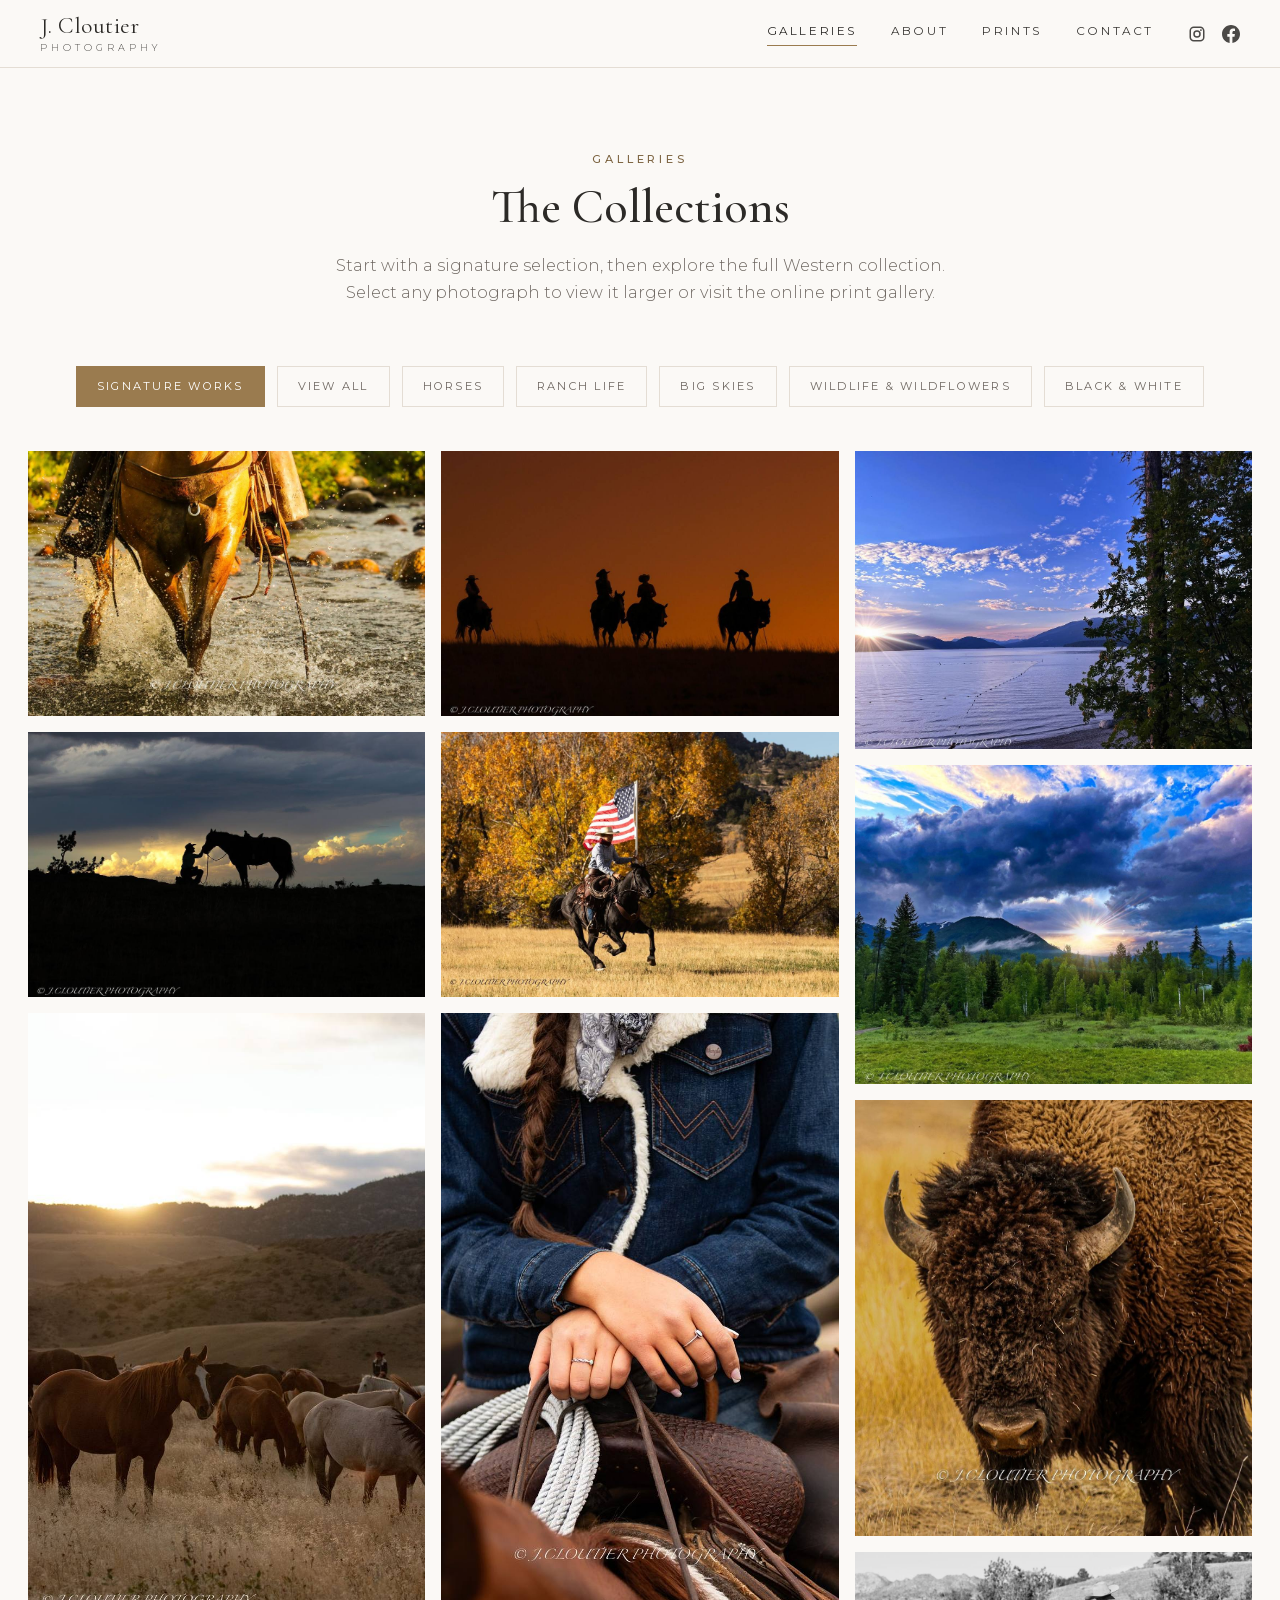
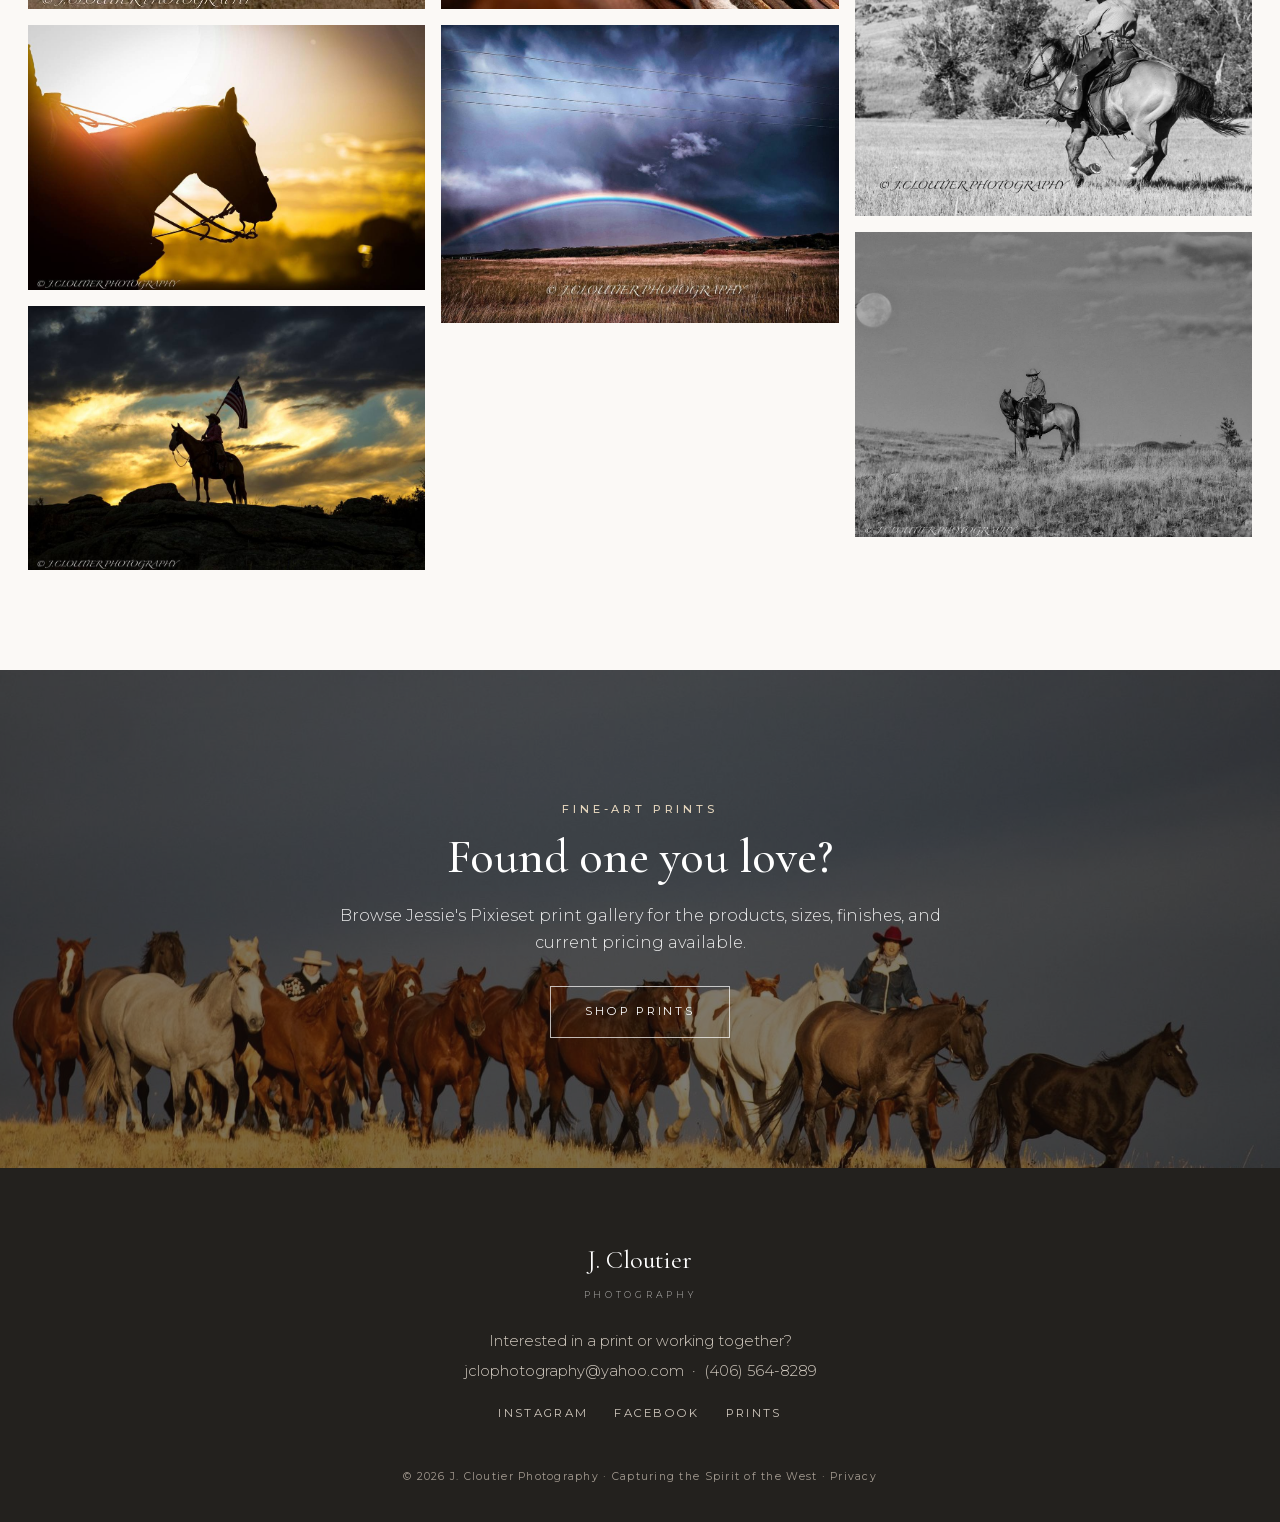
<file: gallery.html>
<!DOCTYPE html>
<html lang="en">
<head>
<meta charset="UTF-8" />
<meta name="viewport" content="width=device-width, initial-scale=1.0" />
<title>Galleries — J. Cloutier Photography</title>
<meta name="description" content="Browse fine-art Western photography by Jessie Cloutier — horses, ranch life, big skies, wildlife, and black-and-white. Every image available as a print." />
<link rel="canonical" href="https://jcloutierphotography.com/gallery.html" />
<meta property="og:type" content="website" />
<meta property="og:title" content="Western Photography Galleries — J. Cloutier Photography" />
<meta property="og:description" content="Browse horses, ranch life, big skies, wildlife, and black-and-white Western photography by Jessie Cloutier." />
<meta property="og:url" content="https://jcloutierphotography.com/gallery.html" />
<meta property="og:image" content="https://jcloutierphotography.com/asset-hero-alt.jpg" />
<meta name="twitter:card" content="summary_large_image" />
<meta name="theme-color" content="#2c2a27" />
<link rel="icon" href="favicon.svg" type="image/svg+xml" />
<link rel="preload" href="fonts/cormorant-garamond-latin.woff2" as="font" type="font/woff2" crossorigin />
<link rel="preload" href="fonts/montserrat-latin.woff2" as="font" type="font/woff2" crossorigin />
<link rel="stylesheet" href="style.css?v=5" />
</head>
<body>

<a class="skip-link" href="#main">Skip to content</a>

<header id="site-header" class="solid">
  <a href="index.html" class="brand">J. Cloutier<small>Photography</small></a>
  <button class="nav-toggle" id="navToggle" aria-label="Open menu" aria-expanded="false" aria-controls="nav"><span></span><span></span><span></span></button>
  <nav id="nav" aria-label="Primary navigation">
    <a href="gallery.html" class="active" aria-current="page">Galleries</a>
    <a href="about.html">About</a>
    <a href="prints.html">Prints</a>
    <a href="contact.html">Contact</a>
    <span class="nav-social">
      <a href="https://www.instagram.com/j.cloutierphotography/" target="_blank" rel="noopener" aria-label="Instagram"><svg viewBox="0 0 24 24" aria-hidden="true"><path d="M7.8 2h8.4C19.4 2 22 4.6 22 7.8v8.4a5.8 5.8 0 0 1-5.8 5.8H7.8C4.6 22 2 19.4 2 16.2V7.8A5.8 5.8 0 0 1 7.8 2m-.2 2A3.6 3.6 0 0 0 4 7.6v8.8C4 18.39 5.61 20 7.6 20h8.8a3.6 3.6 0 0 0 3.6-3.6V7.6C20 5.61 18.39 4 16.4 4H7.6m9.65 1.5a1.25 1.25 0 0 1 1.25 1.25A1.25 1.25 0 0 1 17.25 8 1.25 1.25 0 0 1 16 6.75a1.25 1.25 0 0 1 1.25-1.25M12 7a5 5 0 0 1 5 5 5 5 0 0 1-5 5 5 5 0 0 1-5-5 5 5 0 0 1 5-5m0 2a3 3 0 0 0-3 3 3 3 0 0 0 3 3 3 3 0 0 0 3-3 3 3 0 0 0-3-3z"/></svg></a>
      <a href="https://www.facebook.com/share/19r7W5c7UH/" target="_blank" rel="noopener" aria-label="Facebook"><svg viewBox="0 0 24 24" aria-hidden="true"><path d="M24 12.07C24 5.4 18.63 0 12 0S0 5.4 0 12.07C0 18.1 4.39 23.1 10.13 24v-8.44H7.08v-3.49h3.05V9.41c0-3.02 1.79-4.69 4.53-4.69 1.31 0 2.68.24 2.68.24v2.97h-1.51c-1.49 0-1.95.93-1.95 1.88v2.26h3.32l-.53 3.49h-2.79V24C19.61 23.1 24 18.1 24 12.07z"/></svg></a>
    </span>
  </nav>
</header>

<main id="main">
<section class="center page-intro">
  <div class="wrap">
    <div class="eyebrow">Galleries</div>
    <h1 class="sec-title">The Collections</h1>
    <p class="lead">Start with a signature selection, then explore the full Western collection. Select any photograph to view it larger or visit the online print gallery.</p>
  </div>
</section>

<div class="wrap-wide" style="padding-bottom:100px;">
  <div class="filterbar" role="group" aria-label="Filter photographs by collection">
    <button type="button" data-filter="featured" class="active" aria-pressed="true">Signature Works</button>
    <button type="button" data-filter="all" aria-pressed="false">View All</button>
    <button type="button" data-filter="horses" aria-pressed="false">Horses</button>
    <button type="button" data-filter="ranch" aria-pressed="false">Ranch Life</button>
    <button type="button" data-filter="skies" aria-pressed="false">Big Skies</button>
    <button type="button" data-filter="wildlife" aria-pressed="false">Wildlife &amp; Wildflowers</button>
    <button type="button" data-filter="bw" aria-pressed="false">Black &amp; White</button>
  </div>
  <div class="grid">
      <a class="card" data-cat="ranch" data-title="Lone Cow Beneath the Mountains" href="img-img-0025-2-2.jpg"><img src="img-img-0025-2-2.jpg" alt="A lone cow standing by a fence with mountains in the distance" loading="lazy" /></a>
      <a class="card" data-cat="horses" data-featured="true" data-title="Through the Water" href="img-img-0371.jpg"><img src="img-img-0371.jpg" alt="A horse running through shallow water" loading="lazy" decoding="async" /></a>
      <a class="card" data-cat="horses" data-featured="true" data-title="Last Light" href="img-img-1869.jpg"><img src="img-img-1869.jpg" alt="A horse and handler silhouetted against a Western sunset" loading="lazy" decoding="async" /></a>
      <a class="card" data-cat="horses" data-title="The Crossing" href="img-img-4919.jpg"><img src="img-img-4919.jpg" alt="A horse crossing a sunlit stream" loading="lazy" /></a>
      <a class="card" data-cat="horses" data-featured="true" data-title="Golden Run" href="img-img-6664.jpg"><img src="img-img-6664.jpg" alt="A herd of horses moving through golden sunset light" loading="lazy" decoding="async" /></a>
      <a class="card" data-cat="horses" data-title="Evening Graze" href="img-img-6914.jpg"><img src="img-img-6914.jpg" alt="Horses grazing in warm evening light" loading="lazy" /></a>
      <a class="card" data-cat="horses" data-title="High Country Riders" href="img-img-6917.jpg"><img src="img-img-6917.jpg" alt="Riders and horses crossing rocky high-country ranch land" loading="lazy" /></a>
      <a class="card" data-cat="horses" data-title="Under a Wide Sky" href="img-img-7139.jpg"><img src="img-img-7139.jpg" alt="Mounted riders moving cattle beneath a wide gray sky" loading="lazy" /></a>
      <a class="card" data-cat="horses" data-featured="true" data-title="Sunset Silhouette" href="img-img-8213-2.jpg"><img src="img-img-8213-2.jpg" alt="A horse silhouetted against a glowing orange sunset" loading="lazy" decoding="async" /></a>
      <a class="card" data-cat="ranch" data-featured="true" data-title="Carrying the Flag" href="img-dsc-0415.jpg"><img src="img-dsc-0415.jpg" alt="A horseback rider carrying an American flag at dusk" loading="lazy" decoding="async" /></a>
      <a class="card" data-cat="ranch" data-title="Creek Crossing" href="img-img-0487.jpg"><img src="img-img-0487.jpg" alt="A saddled horse crossing a clear mountain creek" loading="lazy" /></a>
      <a class="card" data-cat="ranch" data-title="Boot and Spur" href="img-img-1129-2.jpg"><img src="img-img-1129-2.jpg" alt="Close view of a worn Western boot and metal spur" loading="lazy" /></a>
      <a class="card" data-cat="ranch" data-title="In the Saddle" href="img-img-4343.jpg"><img src="img-img-4343.jpg" alt="A mounted rider photographed close beside a horse" loading="lazy" /></a>
      <a class="card" data-cat="ranch" data-featured="true" data-title="Heading Home" href="img-img-5101.jpg"><img src="img-img-5101.jpg" alt="Horseback riders silhouetted against an orange sunset" loading="lazy" decoding="async" /></a>
      <a class="card" data-cat="ranch" data-featured="true" data-title="Autumn Colors" href="img-img-5465.jpg"><img src="img-img-5465.jpg" alt="A rider carrying an American flag among autumn trees" loading="lazy" decoding="async" /></a>
      <a class="card" data-cat="ranch" data-title="Saddle Leather" href="img-img-7551.jpg"><img src="img-img-7551.jpg" alt="A close black-and-white view of Western saddle leather" loading="lazy" /></a>
      <a class="card" data-cat="ranch" data-featured="true" data-title="Hands of the West" href="img-img-7686.jpg"><img src="img-img-7686.jpg" alt="A cowgirl holding rope beside a working saddle" loading="lazy" decoding="async" /></a>
      <a class="card" data-cat="ranch" data-title="Rose Mountain" href="img-img-8161.jpg"><img src="img-img-8161.jpg" alt="A rider on a pale horse before pink-lit mountains" loading="lazy" /></a>
      <a class="card" data-cat="ranch" data-title="Cow at Sundown" href="img-img-8258.jpg"><img src="img-img-8258.jpg" alt="A cow silhouetted in deep orange evening light" loading="lazy" /></a>
      <a class="card" data-cat="ranch" data-title="Mountain Ranch" href="img-img-8364.jpg"><img src="img-img-8364.jpg" alt="A horseback rider against a rugged mountain backdrop" loading="lazy" /></a>
      <a class="card" data-cat="ranch" data-title="Pack Country" href="img-img-8538.jpg"><img src="img-img-8538.jpg" alt="A rider and pack horse traveling through open ranch country" loading="lazy" /></a>
      <a class="card" data-cat="ranch" data-title="Moving the Herd" href="img-img-6951.jpg"><img src="img-img-6951.jpg" alt="A horseback rider driving cattle across open ground" loading="lazy" /></a>
      <a class="card" data-cat="skies" data-featured="true" data-title="Rainbow on the Plains" href="img-4f542f56-d41f-4047-a402-e1b8c7ab5744.jpg"><img src="img-4f542f56-d41f-4047-a402-e1b8c7ab5744.jpg" alt="A rainbow beneath storm clouds over open plains" loading="lazy" decoding="async" /></a>
      <a class="card" data-cat="skies" data-title="Road Into the Storm" href="img-img-1044.jpg"><img src="img-img-1044.jpg" alt="A ranch road and sign beneath a dramatic storm sky" loading="lazy" /></a>
      <a class="card" data-cat="skies" data-title="Mountain Meadow" href="img-img-1492.jpg"><img src="img-img-1492.jpg" alt="A green meadow and evergreen forest below mountain peaks" loading="lazy" /></a>
      <a class="card" data-cat="skies" data-title="Rolling Country" href="img-img-1966-polarr.jpg"><img src="img-img-1966-polarr.jpg" alt="Sunlight crossing rolling Western hills beneath a broad sky" loading="lazy" /></a>
      <a class="card" data-cat="skies" data-title="Still Water" href="img-img-2562-polarr.jpg"><img src="img-img-2562-polarr.jpg" alt="A quiet mountain lake reflecting forested slopes" loading="lazy" /></a>
      <a class="card" data-cat="skies" data-featured="true" data-title="Lake at Dusk" href="img-img-4426-polarr.jpg"><img src="img-img-4426-polarr.jpg" alt="Warm sunset light reflected across a mountain lake" loading="lazy" decoding="async" /></a>
      <a class="card" data-cat="skies" data-title="Red Rock Country" href="img-img-7284-polarr.jpg"><img src="img-img-7284-polarr.jpg" alt="Layered mountains and red rock country beneath blue sky" loading="lazy" /></a>
      <a class="card" data-cat="skies" data-title="River Below" href="img-img-8514-polarr.jpg"><img src="img-img-8514-polarr.jpg" alt="A winding river viewed from high above a rugged canyon" loading="lazy" /></a>
      <a class="card" data-cat="skies" data-title="Clear Water" href="img-img-9110-polarr.jpg"><img src="img-img-9110-polarr.jpg" alt="A yellow raft floating on a clear blue-green river" loading="lazy" /></a>
      <a class="card" data-cat="skies" data-featured="true" data-title="Break in the Storm" href="img-img-9917-polarr.jpg"><img src="img-img-9917-polarr.jpg" alt="Sunbeams breaking through storm clouds above the mountains" loading="lazy" decoding="async" /></a>
      <a class="card" data-cat="skies" data-title="Alpine Distance" href="img-img-9993-polarr.jpg"><img src="img-img-9993-polarr.jpg" alt="An expansive alpine mountain vista under pale clouds" loading="lazy" /></a>
      <a class="card" data-cat="skies" data-title="Painted Evening" href="img-sunset-edited.jpg"><img src="img-sunset-edited.jpg" alt="Pink and purple sunset reflected over a calm lake" loading="lazy" /></a>
      <a class="card" data-cat="wildlife" data-featured="true" data-title="Bison Portrait" href="img-img-6934.jpg"><img src="img-img-6934.jpg" alt="A close portrait of a bison facing the camera" loading="lazy" decoding="async" /></a>
      <a class="card" data-cat="wildlife" data-title="Bison of the Plains" href="img-img-6951-2.jpg"><img src="img-img-6951-2.jpg" alt="A bison in profile against open plains" loading="lazy" /></a>
      <a class="card" data-cat="wildlife" data-title="Prairie Color" href="img-img-1786.jpg"><img src="img-img-1786.jpg" alt="Pink wildflowers blooming across a Western prairie" loading="lazy" /></a>
      <a class="card" data-cat="wildlife" data-title="Wildflower Light" href="img-img-7070-polarr.jpg"><img src="img-img-7070-polarr.jpg" alt="Delicate pink wildflowers glowing in soft light" loading="lazy" /></a>
      <a class="card" data-cat="bw" data-featured="true" data-title="Eight Seconds" href="img-img-1211.jpg"><img src="img-img-1211.jpg" alt="Black-and-white photograph of a rider on a bucking horse" loading="lazy" decoding="async" /></a>
      <a class="card" data-cat="bw" data-title="Across the Valley" href="img-img-1213.jpg"><img src="img-img-1213.jpg" alt="Black-and-white mountain landscape with a distant herd" loading="lazy" /></a>
      <a class="card" data-cat="bw" data-featured="true" data-title="Rider Under the Moon" href="img-img-4122-polarr.jpg"><img src="img-img-4122-polarr.jpg" alt="Black-and-white rider on horseback beneath the moon" loading="lazy" decoding="async" /></a>
      <a class="card" data-cat="bw" data-title="Saddle Horn" href="img-img-7610.jpg"><img src="img-img-7610.jpg" alt="Black-and-white close view of a worn saddle horn" loading="lazy" /></a>
  </div>
</div>

<section class="prints">
  <img src="asset-hero-alt.jpg" alt="Herd of horses running at golden hour" />
  <div class="wrap">
    <div class="eyebrow" style="color:#e6d6bd;">Fine-Art Prints</div>
    <h2 class="sec-title">Found one you love?</h2>
    <p class="lead">Browse Jessie's Pixieset print gallery for the products, sizes, finishes, and current pricing available.</p>
    <a href="https://jcloutierphotography.pixieset.com/fineartprints/" class="cta btn-light" style="margin-top:30px;">Shop Prints</a>
  </div>
</section>
</main>

<footer>
  <div class="wrap">
    <div class="fbrand">J. Cloutier<small>Photography</small></div>
    <div class="contact">
      Interested in a print or working together?<br>
      <a href="mailto:jclophotography@yahoo.com">jclophotography@yahoo.com</a> &nbsp;·&nbsp; (406) 564-8289
    </div>
    <div class="social">
      <a href="https://www.instagram.com/j.cloutierphotography/" target="_blank" rel="noopener">Instagram</a>
      <a href="https://www.facebook.com/share/19r7W5c7UH/" target="_blank" rel="noopener">Facebook</a>
      <a href="prints.html">Prints</a>
    </div>
    <div class="fine">© <span id="yr"></span> J. Cloutier Photography · Capturing the Spirit of the West · <a href="privacy.html">Privacy</a></div>
  </div>
</footer>

<div class="lightbox" id="lightbox" role="dialog" aria-modal="true" aria-label="Photograph viewer" aria-hidden="true">
  <button type="button" class="lb-close" aria-label="Close photograph viewer">&times;</button>
  <button type="button" class="lb-nav lb-prev" aria-label="Previous photograph">&#8249;</button>
  <img class="lb-image" alt="" />
  <button type="button" class="lb-nav lb-next" aria-label="Next photograph">&#8250;</button>
  <div class="lb-meta"><div class="lb-caption"></div><div class="lb-count" aria-live="polite"></div></div>
  <div class="lb-bar"><a href="https://jcloutierphotography.pixieset.com/fineartprints/" class="btn btn-light lb-inquiry">Open the Print Shop</a></div>
</div>

<script src="site.js?v=4" defer></script>
</body>
</html>
</file>
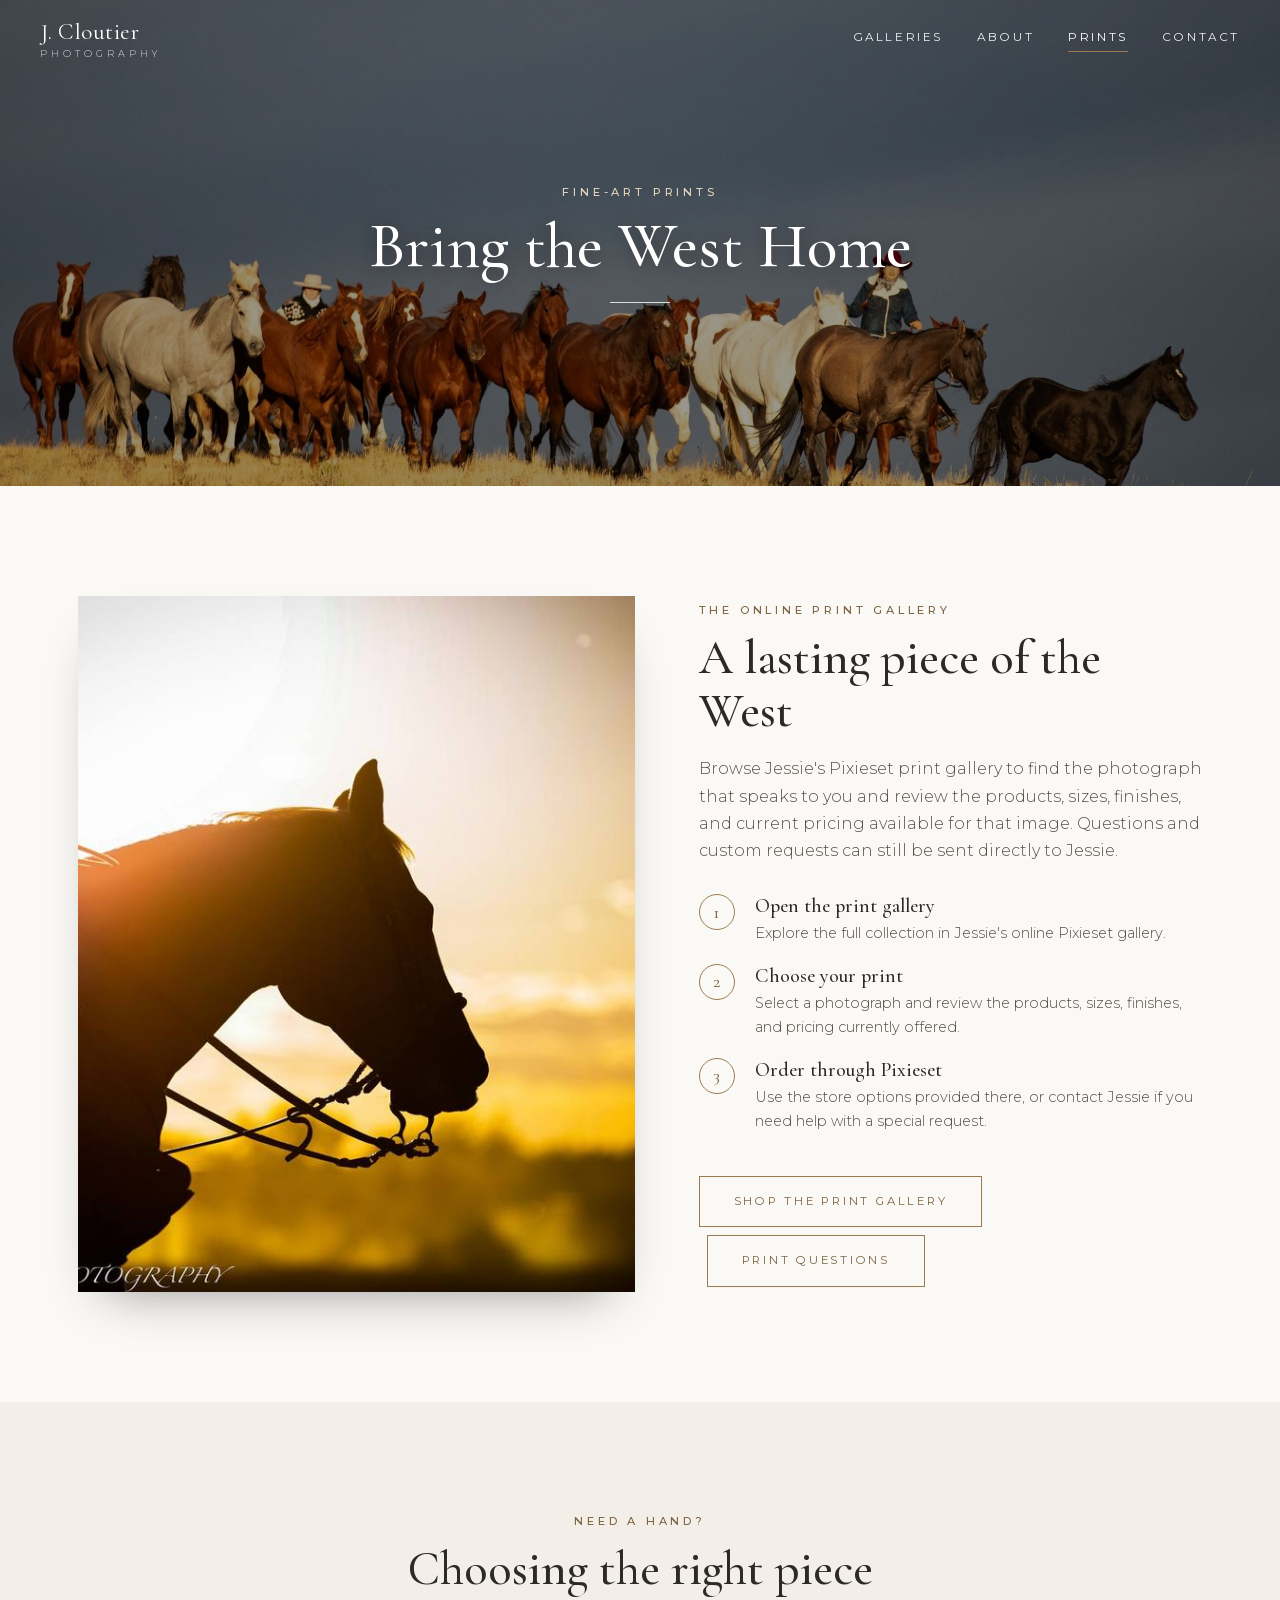
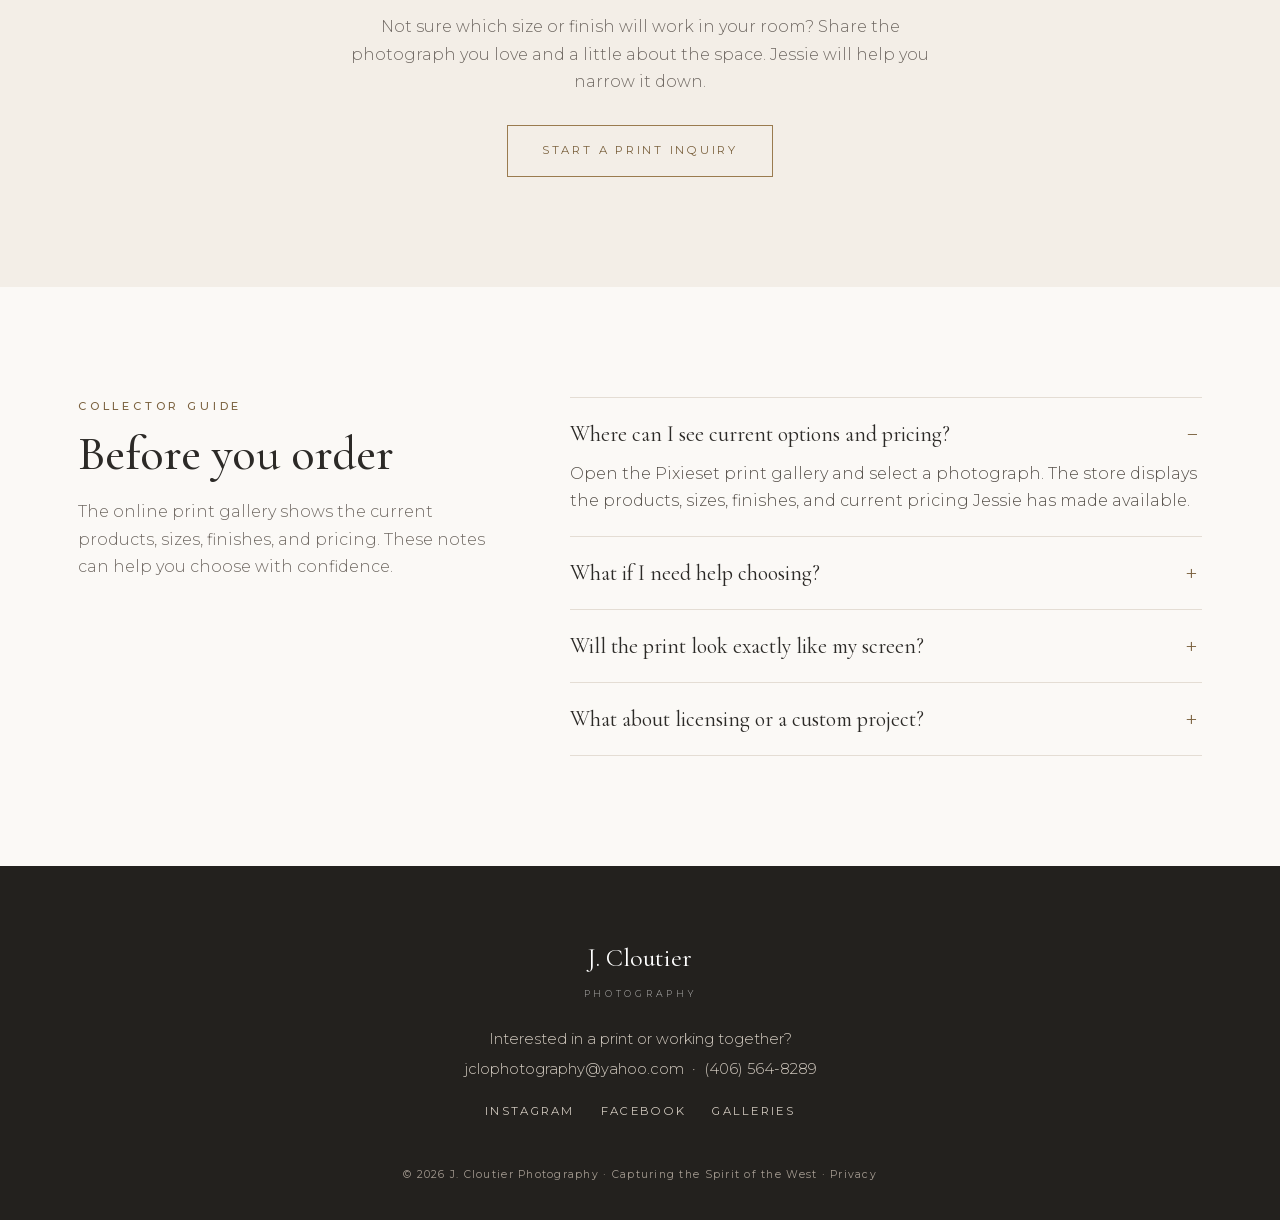
<file: prints.html>
<!DOCTYPE html>
<html lang="en">
<head>
<meta charset="UTF-8" />
<meta name="viewport" content="width=device-width, initial-scale=1.0" />
<title>Fine-Art Prints — J. Cloutier Photography</title>
<meta name="description" content="Shop fine-art Western photography prints by Jessie Cloutier through her online Pixieset print gallery." />
<link rel="canonical" href="https://jcloutierphotography.com/prints.html" />
<meta property="og:type" content="website" />
<meta property="og:title" content="Fine-Art Western Prints — J. Cloutier Photography" />
<meta property="og:description" content="Bring the spirit of the West home with a made-to-order photograph by Jessie Cloutier." />
<meta property="og:url" content="https://jcloutierphotography.com/prints.html" />
<meta property="og:image" content="https://jcloutierphotography.com/asset-hero-alt.jpg" />
<meta name="twitter:card" content="summary_large_image" />
<meta name="theme-color" content="#2c2a27" />
<link rel="icon" href="favicon.svg" type="image/svg+xml" />
<link rel="preload" href="fonts/cormorant-garamond-latin.woff2" as="font" type="font/woff2" crossorigin />
<link rel="preload" href="fonts/montserrat-latin.woff2" as="font" type="font/woff2" crossorigin />
<link rel="stylesheet" href="style.css?v=5" />
</head>
<body>

<a class="skip-link" href="#main">Skip to content</a>

<header id="site-header">
  <a href="index.html" class="brand">J. Cloutier<small>Photography</small></a>
  <button class="nav-toggle" id="navToggle" aria-label="Open menu" aria-expanded="false" aria-controls="nav"><span></span><span></span><span></span></button>
  <nav id="nav" aria-label="Primary navigation">
    <a href="gallery.html">Galleries</a>
    <a href="about.html">About</a>
    <a href="prints.html" class="active" aria-current="page">Prints</a>
    <a href="contact.html">Contact</a>
  </nav>
</header>

<main id="main">
  <section class="banner">
    <img src="asset-hero-alt.jpg" alt="A herd of horses running through golden evening light" fetchpriority="high" />
    <div>
      <div class="eyebrow">Fine-Art Prints</div>
      <h1>Bring the West Home</h1>
      <div class="rule"></div>
    </div>
  </section>

  <section>
    <div class="wrap print-grid">
      <div class="print-image">
        <img src="img-img-8213-2.jpg" alt="A horse silhouetted against a glowing Western sunset" loading="lazy" />
      </div>
      <div class="print-copy">
        <div class="eyebrow">The Online Print Gallery</div>
        <h2 class="sec-title">A lasting piece of the West</h2>
        <p>Browse Jessie's Pixieset print gallery to find the photograph that speaks to you and review the products, sizes, finishes, and current pricing available for that image. Questions and custom requests can still be sent directly to Jessie.</p>
        <div class="print-steps">
          <div class="print-step"><span>1</span><div><h3>Open the print gallery</h3><p>Explore the full collection in Jessie's online Pixieset gallery.</p></div></div>
          <div class="print-step"><span>2</span><div><h3>Choose your print</h3><p>Select a photograph and review the products, sizes, finishes, and pricing currently offered.</p></div></div>
          <div class="print-step"><span>3</span><div><h3>Order through Pixieset</h3><p>Use the store options provided there, or contact Jessie if you need help with a special request.</p></div></div>
        </div>
        <a href="https://jcloutierphotography.pixieset.com/fineartprints/" class="btn">Shop the Print Gallery</a>
        <a href="contact.html?interest=print" class="btn" style="margin-left:8px;">Print Questions</a>
      </div>
    </div>
  </section>

  <section class="featured center">
    <div class="wrap">
      <div class="eyebrow">Need a Hand?</div>
      <h2 class="sec-title">Choosing the right piece</h2>
      <p class="lead">Not sure which size or finish will work in your room? Share the photograph you love and a little about the space. Jessie will help you narrow it down.</p>
      <a href="contact.html?interest=print" class="btn" style="margin-top:30px;">Start a Print Inquiry</a>
    </div>
  </section>

  <section>
    <div class="wrap collector-guide">
      <div>
        <div class="eyebrow">Collector Guide</div>
        <h2 class="sec-title">Before you order</h2>
        <p class="lead collector-lead">The online print gallery shows the current products, sizes, finishes, and pricing. These notes can help you choose with confidence.</p>
      </div>
      <div class="faq-list">
        <details open><summary>Where can I see current options and pricing?</summary><p>Open the Pixieset print gallery and select a photograph. The store displays the products, sizes, finishes, and current pricing Jessie has made available.</p></details>
        <details><summary>What if I need help choosing?</summary><p>Contact Jessie with the photograph you love, the approximate wall space or print width, your delivery location, and any finish you already have in mind. A quick room photo is welcome but never required.</p></details>
        <details><summary>Will the print look exactly like my screen?</summary><p>Screens create light while prints reflect it, so brightness and color can vary slightly by display and room lighting. Jessie can help choose a finish that suits where the piece will live.</p></details>
        <details><summary>What about licensing or a custom project?</summary><p>Print purchases do not include commercial reproduction rights. Use the contact page for publication, brand, editorial, or custom photography requests.</p></details>
      </div>
    </div>
  </section>
</main>

<footer>
  <div class="wrap">
    <div class="fbrand">J. Cloutier<small>Photography</small></div>
    <div class="contact">Interested in a print or working together?<br><a href="mailto:jclophotography@yahoo.com">jclophotography@yahoo.com</a> &nbsp;·&nbsp; (406) 564-8289</div>
    <div class="social">
      <a href="https://www.instagram.com/j.cloutierphotography/" target="_blank" rel="noopener">Instagram</a>
      <a href="https://www.facebook.com/share/19r7W5c7UH/" target="_blank" rel="noopener">Facebook</a>
      <a href="gallery.html">Galleries</a>
    </div>
    <div class="fine">© <span id="yr"></span> J. Cloutier Photography · Capturing the Spirit of the West · <a href="privacy.html">Privacy</a></div>
  </div>
</footer>

<script src="site.js?v=4" defer></script>
</body>
</html>
</file>
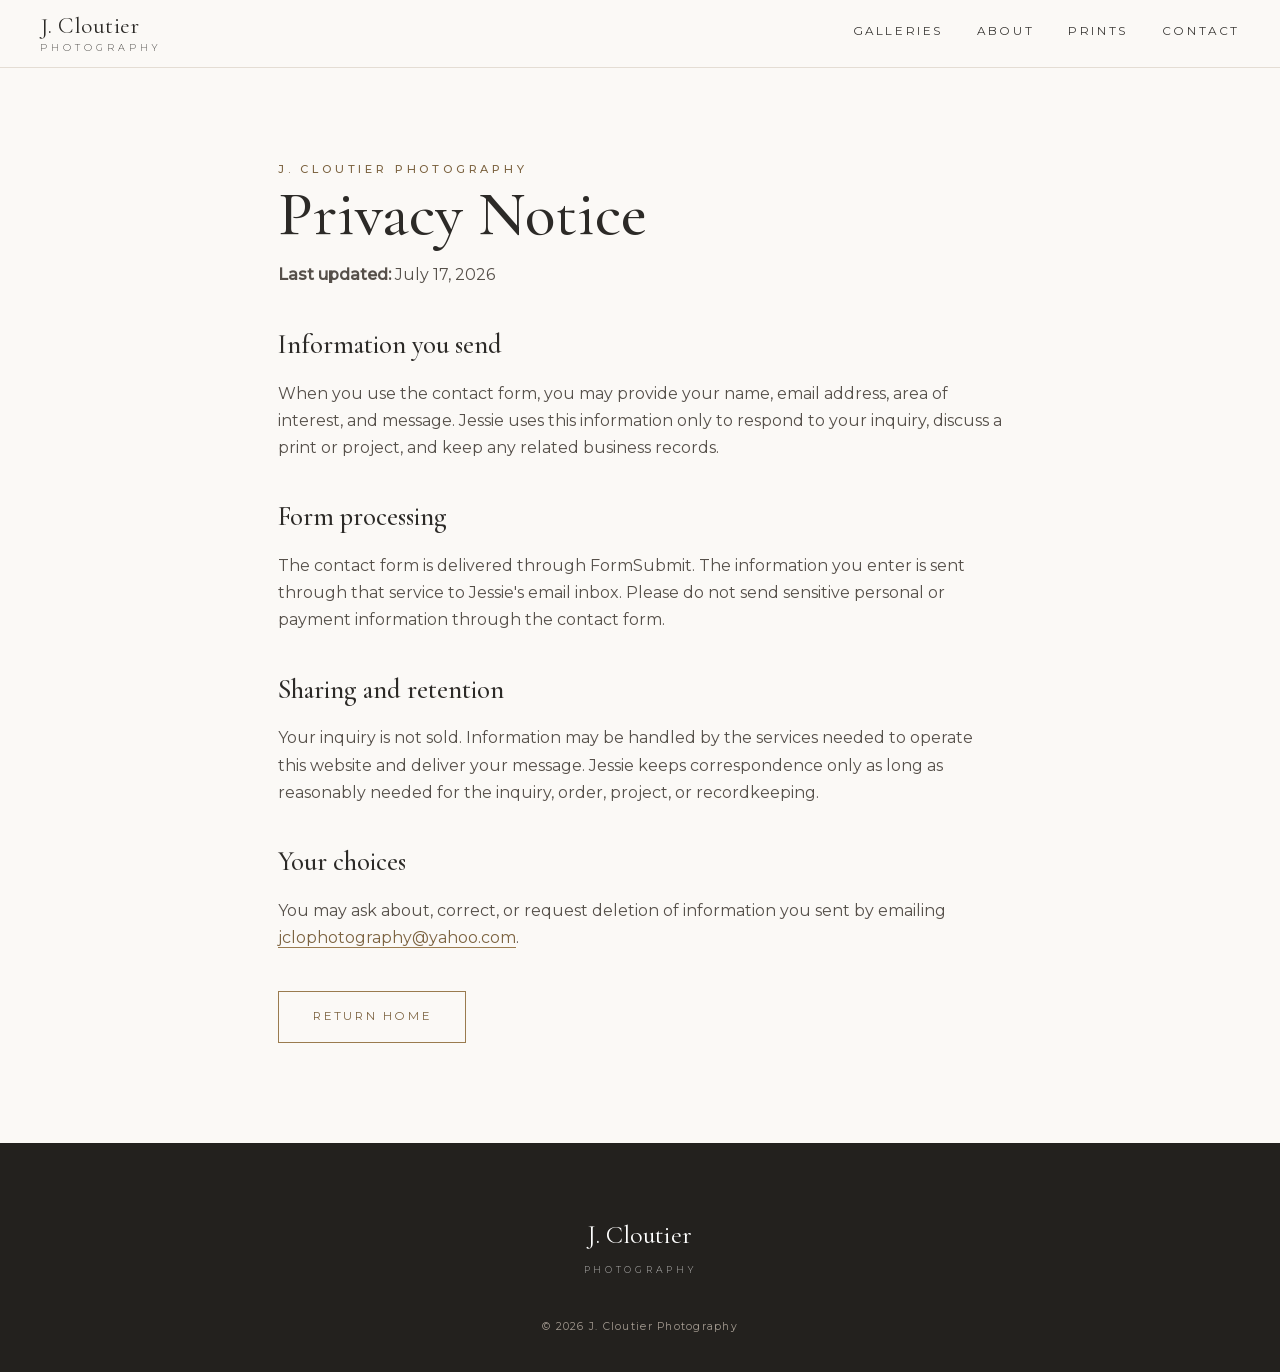
<file: privacy.html>
<!DOCTYPE html>
<html lang="en">
<head>
<meta charset="UTF-8" />
<meta name="viewport" content="width=device-width, initial-scale=1.0" />
<title>Privacy — J. Cloutier Photography</title>
<meta name="description" content="Privacy information for J. Cloutier Photography website inquiries." />
<link rel="canonical" href="https://jcloutierphotography.com/privacy.html" />
<meta name="theme-color" content="#2c2a27" />
<link rel="icon" href="favicon.svg" type="image/svg+xml" />
<link rel="preload" href="fonts/cormorant-garamond-latin.woff2" as="font" type="font/woff2" crossorigin />
<link rel="preload" href="fonts/montserrat-latin.woff2" as="font" type="font/woff2" crossorigin />
<link rel="stylesheet" href="style.css?v=5" />
</head>
<body>
<a class="skip-link" href="#main">Skip to content</a>
<header id="site-header" class="solid">
  <a href="index.html" class="brand">J. Cloutier<small>Photography</small></a>
  <button class="nav-toggle" id="navToggle" aria-label="Open menu" aria-expanded="false" aria-controls="nav"><span></span><span></span><span></span></button>
  <nav id="nav" aria-label="Primary navigation"><a href="gallery.html">Galleries</a><a href="about.html">About</a><a href="prints.html">Prints</a><a href="contact.html">Contact</a></nav>
</header>
<main id="main" class="legal">
  <div class="eyebrow">J. Cloutier Photography</div>
  <h1>Privacy Notice</h1>
  <p><strong>Last updated:</strong> July 17, 2026</p>
  <h2>Information you send</h2>
  <p>When you use the contact form, you may provide your name, email address, area of interest, and message. Jessie uses this information only to respond to your inquiry, discuss a print or project, and keep any related business records.</p>
  <h2>Form processing</h2>
  <p>The contact form is delivered through FormSubmit. The information you enter is sent through that service to Jessie's email inbox. Please do not send sensitive personal or payment information through the contact form.</p>
  <h2>Sharing and retention</h2>
  <p>Your inquiry is not sold. Information may be handled by the services needed to operate this website and deliver your message. Jessie keeps correspondence only as long as reasonably needed for the inquiry, order, project, or recordkeeping.</p>
  <h2>Your choices</h2>
  <p>You may ask about, correct, or request deletion of information you sent by emailing <a class="inline-link" href="mailto:jclophotography@yahoo.com">jclophotography@yahoo.com</a>.</p>
  <p><a class="btn" href="index.html" style="margin-top:28px;">Return Home</a></p>
</main>
<footer><div class="wrap"><div class="fbrand">J. Cloutier<small>Photography</small></div><div class="fine">© <span id="yr"></span> J. Cloutier Photography</div></div></footer>
<script src="site.js?v=3" defer></script>
</body>
</html>
</file>
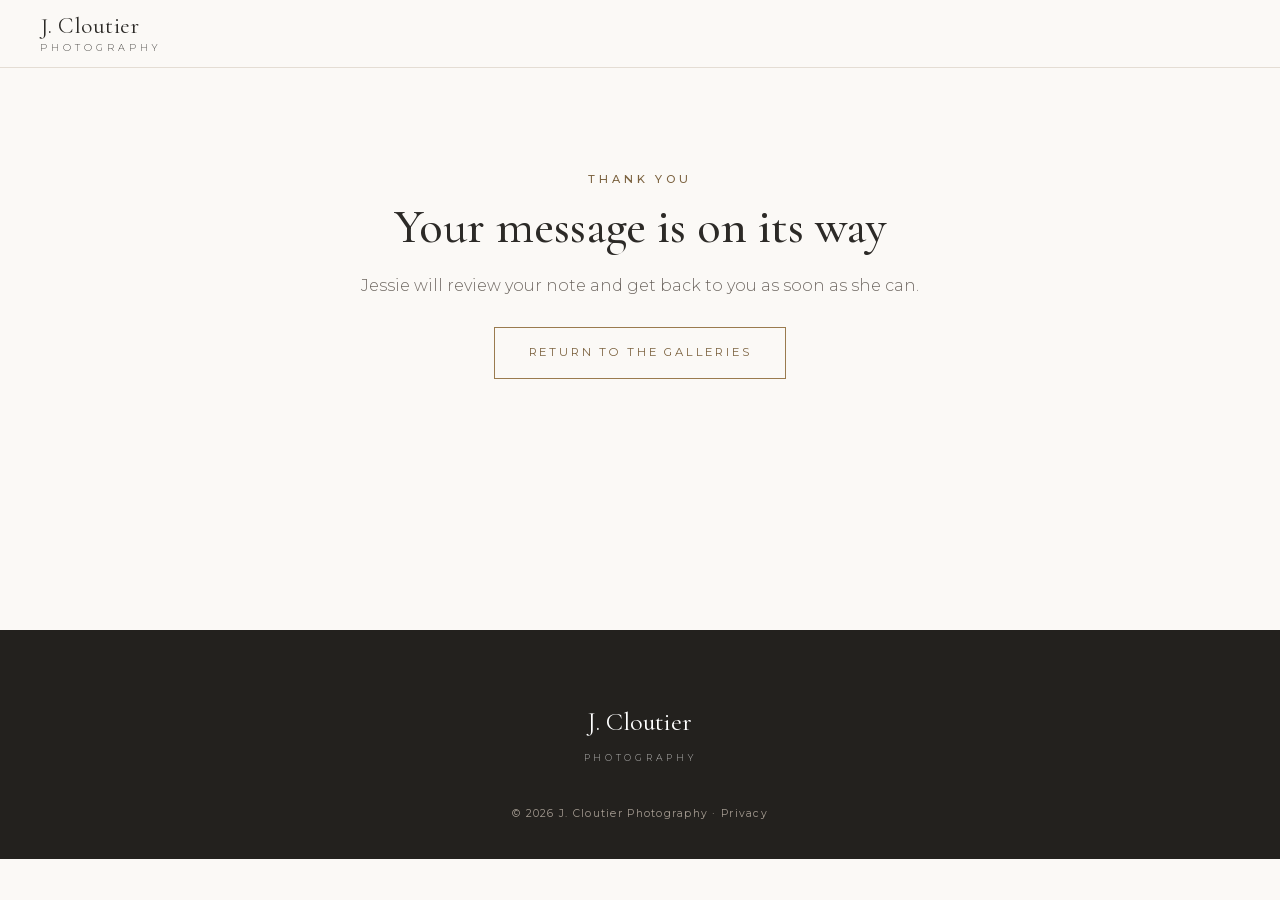
<file: thanks.html>
<!DOCTYPE html>
<html lang="en">
<head>
<meta charset="UTF-8" />
<meta name="viewport" content="width=device-width, initial-scale=1.0" />
<title>Message Sent — J. Cloutier Photography</title>
<meta name="description" content="Thank you for contacting J. Cloutier Photography." />
<meta name="robots" content="noindex" />
<meta name="theme-color" content="#2c2a27" />
<link rel="icon" href="favicon.svg" type="image/svg+xml" />
<link rel="preload" href="fonts/cormorant-garamond-latin.woff2" as="font" type="font/woff2" crossorigin />
<link rel="preload" href="fonts/montserrat-latin.woff2" as="font" type="font/woff2" crossorigin />
<link rel="stylesheet" href="style.css?v=5" />
</head>
<body>
<header id="site-header" class="solid">
  <a href="index.html" class="brand">J. Cloutier<small>Photography</small></a>
</header>
<main class="simple-page">
  <div class="wrap">
    <div class="eyebrow">Thank You</div>
    <h1 class="sec-title">Your message is on its way</h1>
    <p class="lead">Jessie will review your note and get back to you as soon as she can.</p>
    <a href="gallery.html" class="btn">Return to the Galleries</a>
  </div>
</main>
<footer><div class="wrap"><div class="fbrand">J. Cloutier<small>Photography</small></div><div class="fine">© <span id="yr"></span> J. Cloutier Photography · <a href="privacy.html">Privacy</a></div></div></footer>
<script src="site.js?v=3" defer></script>
</body>
</html>
</file>
<file: style.css>
/* ===========================================================
   J. Cloutier Photography — shared stylesheet
   =========================================================== */
@font-face{
  font-family:'Cormorant Garamond';
  font-style:normal;
  font-weight:400 600;
  font-display:swap;
  src:url('fonts/cormorant-garamond-latin.woff2') format('woff2');
}
@font-face{
  font-family:'Montserrat';
  font-style:normal;
  font-weight:300 500;
  font-display:swap;
  src:url('fonts/montserrat-latin.woff2') format('woff2');
}
:root{
  --ink:#2c2a27;
  --muted:#6f6862;
  --line:#e4ddd4;
  --paper:#fbf9f6;
  --paper-2:#f3eee7;
  --accent:#9a7b4f;        /* warm saddle tan */
  --accent-dark:#7c6340;
  --serif:'Cormorant Garamond', Georgia, serif;
  --sans:'Montserrat', -apple-system, system-ui, sans-serif;
}
*{box-sizing:border-box;margin:0;padding:0;}
html{scroll-behavior:smooth;}
body{
  font-family:var(--sans);color:var(--ink);background:var(--paper);
  line-height:1.7;-webkit-font-smoothing:antialiased;
}
img{display:block;width:100%;height:100%;object-fit:cover;}
a{color:inherit;text-decoration:none;}
button,input,textarea,select{font:inherit;}
[hidden]{display:none!important;}
.skip-link{position:fixed;top:8px;left:8px;z-index:200;background:var(--paper);color:var(--ink);padding:10px 14px;transform:translateY(-150%);transition:transform .2s;}
.skip-link:focus{transform:none;}
:focus-visible{outline:2px solid var(--accent);outline-offset:4px;}
.nav-open,.lightbox-open{overflow:hidden;}
.wrap{max-width:1180px;margin:0 auto;padding:0 28px;}
.wrap-wide{max-width:1480px;margin:0 auto;padding:0 28px;}

/* ---------- Header ---------- */
header{
  position:fixed;top:0;left:0;right:0;z-index:50;
  display:flex;align-items:center;justify-content:space-between;
  padding:20px 40px;transition:background .35s ease,padding .35s ease,box-shadow .35s ease;
}
header.solid,header.scrolled{background:rgba(251,249,246,.96);padding:14px 40px;box-shadow:0 1px 0 var(--line);}
.brand{position:relative;z-index:60;font-family:var(--serif);font-size:1.45rem;letter-spacing:.02em;color:#fff;transition:color .35s ease;line-height:1.1;}
.brand small{display:block;font-family:var(--sans);font-weight:300;font-size:.6rem;letter-spacing:.42em;text-transform:uppercase;margin-top:3px;opacity:.85;}
header.solid .brand,header.scrolled .brand{color:var(--ink);}
.nav-open header .brand{color:var(--ink);}
nav{display:flex;gap:34px;}
nav a{font-size:.74rem;letter-spacing:.22em;text-transform:uppercase;font-weight:400;color:#fff;opacity:.92;transition:color .35s ease,opacity .2s;padding-bottom:3px;border-bottom:1px solid transparent;}
header.solid nav a,header.scrolled nav a{color:var(--ink);}
nav a:hover,nav a.active{opacity:1;border-bottom-color:var(--accent);}
.nav-toggle{display:none;}
/* header social icon buttons */
.nav-social{display:flex;align-items:center;gap:16px;}
.nav-social a{display:inline-flex;align-items:center;border-bottom:none!important;opacity:.85;padding-bottom:0;transition:opacity .2s,transform .2s;}
.nav-social a:hover{opacity:1;transform:translateY(-1px);}
.nav-social svg{width:18px;height:18px;fill:currentColor;display:block;}

/* ---------- Buttons / type helpers ---------- */
.eyebrow{font-size:.7rem;letter-spacing:.34em;text-transform:uppercase;color:var(--accent-dark);font-weight:500;}
.sec-title{font-family:var(--serif);font-weight:500;font-size:clamp(2rem,4vw,3rem);line-height:1.1;margin-top:12px;}
.center{text-align:center;}
.lead{max-width:620px;margin:18px auto 0;color:var(--muted);font-weight:300;}
.cta{display:inline-block;padding:15px 34px;border:1px solid var(--accent);font-size:.72rem;letter-spacing:.24em;text-transform:uppercase;transition:background .3s,color .3s;}
.btn{display:inline-block;padding:15px 34px;border:1px solid var(--accent);color:var(--accent-dark);font-size:.72rem;letter-spacing:.24em;text-transform:uppercase;transition:background .3s,color .3s;cursor:pointer;background:none;font-family:var(--sans);}
.btn:hover{background:var(--accent);color:#fff;}
.btn-light{border-color:rgba(255,255,255,.7);color:#fff;}
.btn-light:hover{background:#fff;color:var(--ink);}
.btn-text{display:inline-block;margin-top:26px;font-size:.72rem;letter-spacing:.22em;text-transform:uppercase;color:var(--accent-dark);border-bottom:1px solid var(--accent);padding-bottom:5px;}
.btn-text:hover{color:var(--ink);}
section{padding:110px 0;}
.page-intro{padding-top:150px;padding-bottom:60px;}
.inline-link{color:var(--accent-dark);border-bottom:1px solid var(--accent);}
.small-note{margin-top:16px;color:var(--muted);font-size:.78rem;line-height:1.7;}

/* ---------- Hero (home) ---------- */
.hero{position:relative;height:100vh;min-height:600px;display:flex;align-items:center;justify-content:center;text-align:center;color:#fff;overflow:hidden;}
.hero img{position:absolute;inset:0;z-index:-2;}
.hero::after{content:"";position:absolute;inset:0;z-index:-1;background:linear-gradient(180deg,rgba(0,0,0,.35),rgba(0,0,0,.15) 45%,rgba(0,0,0,.45));}
.hero-inner{padding:0 24px;animation:rise 1.2s ease both;}
.hero h1{font-family:var(--serif);font-weight:500;font-size:clamp(2.6rem,6.4vw,5.4rem);line-height:1.04;letter-spacing:.01em;text-shadow:0 2px 24px rgba(0,0,0,.4);}
.hero .rule{width:64px;height:1px;background:rgba(255,255,255,.8);margin:26px auto 24px;}
.hero p{font-size:.8rem;letter-spacing:.3em;text-transform:uppercase;font-weight:300;opacity:.95;}
.hero .cta{display:inline-block;margin-top:34px;padding:15px 34px;border:1px solid rgba(255,255,255,.7);font-size:.72rem;letter-spacing:.24em;text-transform:uppercase;transition:background .3s,color .3s;}
.hero .cta:hover{background:#fff;color:var(--ink);}
.scroll-hint{position:absolute;bottom:26px;left:50%;transform:translateX(-50%);font-size:.6rem;letter-spacing:.3em;text-transform:uppercase;opacity:.8;animation:bob 2.2s infinite;}
@keyframes rise{from{opacity:0;transform:translateY(18px);}to{opacity:1;transform:none;}}
@keyframes bob{0%,100%{transform:translateX(-50%) translateY(0);}50%{transform:translateX(-50%) translateY(7px);}}

/* ---------- Page banner (subpages) ---------- */
.banner{position:relative;height:54vh;min-height:380px;display:flex;align-items:center;justify-content:center;text-align:center;color:#fff;overflow:hidden;}
.banner img{position:absolute;inset:0;z-index:-2;}
.banner::after{content:"";position:absolute;inset:0;z-index:-1;background:rgba(0,0,0,.4);}
.banner .eyebrow{color:#e6d6bd;}
.banner h1{font-family:var(--serif);font-weight:500;font-size:clamp(2.4rem,5vw,4rem);line-height:1.05;margin-top:10px;text-shadow:0 2px 20px rgba(0,0,0,.4);}
.banner .rule{width:60px;height:1px;background:rgba(255,255,255,.8);margin:22px auto 0;}

/* ---------- About ---------- */
.about{background:var(--paper-2);}
.about-grid{display:grid;grid-template-columns:1fr 1fr;gap:64px;align-items:center;}
.about-photo{aspect-ratio:4/5;overflow:hidden;box-shadow:0 24px 50px -28px rgba(0,0,0,.45);}
.about-photo img{transition:transform 1.2s ease;}
.about-photo:hover img{transform:scale(1.04);}
.about-text p{margin-top:18px;color:#56504a;font-weight:300;font-size:1.04rem;}
.about-text .sig{font-family:var(--serif);font-size:1.8rem;margin-top:22px;color:var(--ink);}

/* ---------- Collection tiles (home) ---------- */
.tiles{display:grid;grid-template-columns:repeat(3,1fr);gap:22px;margin-top:54px;}
.tile{position:relative;aspect-ratio:3/4;overflow:hidden;color:#fff;display:block;}
.tile img{transition:transform 1.1s ease;}
.tile::after{content:"";position:absolute;inset:0;background:linear-gradient(180deg,rgba(0,0,0,.05),rgba(0,0,0,.6));transition:background .4s;}
.tile:hover img{transform:scale(1.06);}
.tile:hover::after{background:linear-gradient(180deg,rgba(0,0,0,.15),rgba(0,0,0,.72));}
.tile-label{position:absolute;left:0;right:0;bottom:28px;z-index:2;text-align:center;}
.tile-label small{font-size:.62rem;letter-spacing:.3em;text-transform:uppercase;opacity:.85;font-weight:300;}
.tile-label span{display:block;font-family:var(--serif);font-size:1.7rem;margin-top:4px;}

/* ---------- Featured strip ---------- */
.featured{background:var(--paper-2);}
.strip{display:grid;grid-template-columns:repeat(6,1fr);gap:10px;margin-top:48px;}
.strip a{aspect-ratio:1/1;overflow:hidden;}
.strip img{transition:transform .9s ease,filter .4s;filter:saturate(.96);}
.strip a:hover img{transform:scale(1.08);filter:saturate(1.1);}

/* ---------- Prints CTA band ---------- */
.prints{position:relative;color:#fff;text-align:center;padding:130px 0;overflow:hidden;}
.prints img{position:absolute;inset:0;z-index:-2;}
.prints::after{content:"";position:absolute;inset:0;z-index:-1;background:rgba(20,16,12,.55);}
.prints .sec-title{color:#fff;}
.prints .lead{color:rgba(255,255,255,.9);}

/* ---------- Gallery filter + grid ---------- */
.filterbar{display:flex;flex-wrap:wrap;gap:12px;justify-content:center;margin:0 0 44px;}
.filterbar button{background:none;border:1px solid var(--line);color:var(--muted);font-family:var(--sans);
  font-size:.7rem;letter-spacing:.2em;text-transform:uppercase;padding:10px 20px;cursor:pointer;transition:all .25s;}
.filterbar button:hover{border-color:var(--accent);color:var(--accent-dark);}
.filterbar button.active{background:var(--accent);border-color:var(--accent);color:#fff;}
.grid{column-count:3;column-gap:16px;}
.grid .card{break-inside:avoid;margin-bottom:16px;position:relative;overflow:hidden;cursor:pointer;display:block;}
.grid .card img{width:100%;height:auto;transition:transform 1s ease;}
.grid .card::after{content:"View Print";position:absolute;inset:0;display:flex;align-items:flex-end;justify-content:center;
  padding-bottom:18px;color:#fff;font-size:.66rem;letter-spacing:.24em;text-transform:uppercase;
  background:linear-gradient(180deg,rgba(0,0,0,0) 55%,rgba(0,0,0,.55));opacity:0;transition:opacity .35s;}
.grid .card:hover::after{opacity:1;}
.grid .card:hover img{transform:scale(1.05);}
.grid .card:focus-visible::after{opacity:1;}

/* ---------- Lightbox ---------- */
.lightbox{position:fixed;inset:0;z-index:100;background:rgba(18,15,12,.94);display:none;align-items:center;justify-content:center;flex-direction:column;padding:30px;}
.lightbox.open{display:flex;}
.lightbox img{max-width:88vw;max-height:68vh;width:auto;height:auto;object-fit:contain;box-shadow:0 30px 80px -20px rgba(0,0,0,.8);}
.lightbox .lb-meta{color:#fff;text-align:center;margin-top:16px;}
.lightbox .lb-caption{font-family:var(--serif);font-size:1.35rem;line-height:1.25;}
.lightbox .lb-count{font-size:.64rem;letter-spacing:.2em;text-transform:uppercase;color:rgba(255,255,255,.65);margin-top:4px;}
.lightbox .lb-bar{margin-top:16px;display:flex;gap:16px;align-items:center;}
.lightbox button{background:none;border:0;font-family:var(--sans);}
.lightbox .lb-close{position:absolute;top:24px;right:30px;color:#fff;font-size:2rem;cursor:pointer;line-height:1;opacity:.8;}
.lightbox .lb-close:hover{opacity:1;}
.lightbox .lb-nav{position:absolute;top:50%;transform:translateY(-50%);color:#fff;font-size:2.4rem;cursor:pointer;opacity:.6;padding:10px 18px;user-select:none;}
.lightbox .lb-nav:hover{opacity:1;}
.lightbox .lb-prev{left:10px;}.lightbox .lb-next{right:10px;}

/* ---------- Contact ---------- */
.contact-grid{display:grid;grid-template-columns:1fr 1fr;gap:64px;align-items:start;}
.contact-info p{margin-top:14px;color:#56504a;font-weight:300;}
.contact-info .line{margin-top:22px;}
.contact-info .label{font-size:.66rem;letter-spacing:.24em;text-transform:uppercase;color:var(--accent-dark);}
.contact-info .val{font-family:var(--serif);font-size:1.35rem;margin-top:4px;}
form .field{margin-bottom:20px;}
form label{display:block;font-size:.66rem;letter-spacing:.2em;text-transform:uppercase;color:var(--muted);margin-bottom:8px;}
form input,form textarea{width:100%;padding:13px 15px;border:1px solid var(--line);background:#fff;font-family:var(--sans);font-size:.95rem;color:var(--ink);}
form input:focus,form textarea:focus{outline:none;border-color:var(--accent);}
form textarea{min-height:140px;resize:vertical;}
.honeypot{position:absolute!important;left:-9999px!important;width:1px!important;height:1px!important;overflow:hidden!important;}

/* ---------- Prints overview ---------- */
.print-grid{display:grid;grid-template-columns:1.05fr .95fr;gap:64px;align-items:center;}
.print-image{aspect-ratio:4/5;box-shadow:0 24px 50px -28px rgba(0,0,0,.45);overflow:hidden;}
.print-copy p{margin-top:18px;color:#56504a;font-weight:300;}
.print-copy>.btn{margin-top:8px;}
.print-steps{margin:30px 0 34px;display:grid;gap:18px;}
.print-step{display:grid;grid-template-columns:42px 1fr;gap:14px;align-items:start;}
.print-step span{width:36px;height:36px;border:1px solid var(--accent);border-radius:50%;display:grid;place-items:center;color:var(--accent-dark);font-family:var(--serif);font-size:1.15rem;}
.print-step h3{font-family:var(--serif);font-size:1.25rem;font-weight:500;line-height:1.2;}
.print-step p{margin-top:3px;font-size:.9rem;}
.collector-guide{display:grid;grid-template-columns:.8fr 1.2fr;gap:70px;align-items:start;}
.collector-lead{text-align:left;margin-left:0;}
.faq-list{border-top:1px solid var(--line);}
.faq-list details{border-bottom:1px solid var(--line);padding:22px 0;}
.faq-list summary{cursor:pointer;list-style:none;font-family:var(--serif);font-size:1.35rem;line-height:1.3;padding-right:34px;position:relative;}
.faq-list summary::-webkit-details-marker{display:none;}
.faq-list summary::after{content:"+";position:absolute;right:4px;top:0;color:var(--accent-dark);font-family:var(--sans);font-weight:300;}
.faq-list details[open] summary::after{content:"−";}
.faq-list details p{margin-top:12px;color:#56504a;font-weight:300;}
.simple-page{min-height:70vh;padding-top:170px;text-align:center;}
.simple-page .lead{margin-bottom:28px;}
.legal{max-width:780px;margin:0 auto;padding:160px 28px 100px;}
.legal h1{font-family:var(--serif);font-size:clamp(2.5rem,5vw,4rem);font-weight:500;line-height:1.1;}
.legal h2{font-family:var(--serif);font-size:1.65rem;font-weight:500;margin-top:34px;}
.legal p{margin-top:12px;color:#56504a;}

/* ---------- As Seen In ---------- */
.seenin{text-align:center;}
.seenin .logos{display:flex;flex-wrap:wrap;gap:38px;justify-content:center;align-items:center;margin-top:30px;
  font-family:var(--serif);font-size:1.15rem;color:var(--muted);}
.seenin .logos span{opacity:.7;}

/* ---------- Footer ---------- */
footer{background:#23211e;color:#cfc7bd;padding:70px 0 36px;text-align:center;}
footer .fbrand{font-family:var(--serif);font-size:1.6rem;color:#fff;}
footer .fbrand small{display:block;font-family:var(--sans);font-weight:300;font-size:.58rem;letter-spacing:.4em;text-transform:uppercase;margin-top:6px;opacity:.7;}
footer .contact{margin-top:24px;font-size:.92rem;font-weight:300;line-height:2;}
footer .contact a:hover{color:#fff;}
footer .social{margin-top:18px;display:flex;gap:26px;justify-content:center;font-size:.72rem;letter-spacing:.2em;text-transform:uppercase;}
footer .social a{border-bottom:1px solid transparent;padding-bottom:3px;}
footer .social a:hover{border-bottom-color:var(--accent);}
footer .fine{margin-top:40px;font-size:.66rem;letter-spacing:.12em;color:#a39a90;}
footer .fine a{border-bottom:1px solid transparent;}
footer .fine a:hover{color:#cfc7bd;border-bottom-color:var(--accent);}

/* ---------- Responsive ---------- */
@media(max-width:980px){.grid{column-count:2;}}
@media(max-width:860px){
  header{padding:16px 22px;}
  nav{position:fixed;inset:0;background:rgba(251,249,246,.98);flex-direction:column;align-items:center;justify-content:center;gap:30px;transform:translateY(-100%);transition:transform .4s ease;}
  nav.open{transform:none;}
  nav a{color:var(--ink);font-size:.95rem;}
  .nav-toggle{display:flex;flex-direction:column;gap:5px;z-index:60;background:none;border:0;cursor:pointer;}
  .nav-toggle span{width:26px;height:2px;background:#fff;transition:background .35s;}
  header.solid .nav-toggle span,header.scrolled .nav-toggle span{background:var(--ink);}
  .nav-toggle.open span{background:var(--ink);}
  .about-grid,.contact-grid{grid-template-columns:1fr;gap:36px;}
  .print-grid{grid-template-columns:1fr;gap:40px;}
  .collector-guide{grid-template-columns:1fr;gap:32px;}
  .about-photo{aspect-ratio:4/3;max-height:460px;}
  .tiles{grid-template-columns:1fr;gap:16px;}
  .tile{aspect-ratio:16/10;}
  .strip{grid-template-columns:repeat(3,1fr);}
  section{padding:78px 0;}
}
@media(max-width:560px){
  .grid{column-count:1;}
  .print-copy>.btn{display:block;margin:10px 0 0!important;text-align:center;}
  .lightbox{padding:64px 18px 24px;}
  .lightbox img{max-width:100%;max-height:60vh;}
  .lightbox .lb-nav{top:auto;bottom:24px;}
  .lightbox .lb-bar{margin-bottom:56px;}
}
@media(prefers-reduced-motion:reduce){
  html{scroll-behavior:auto;}
  *,*::before,*::after{animation-duration:.01ms!important;animation-iteration-count:1!important;transition-duration:.01ms!important;}
}
</file>
